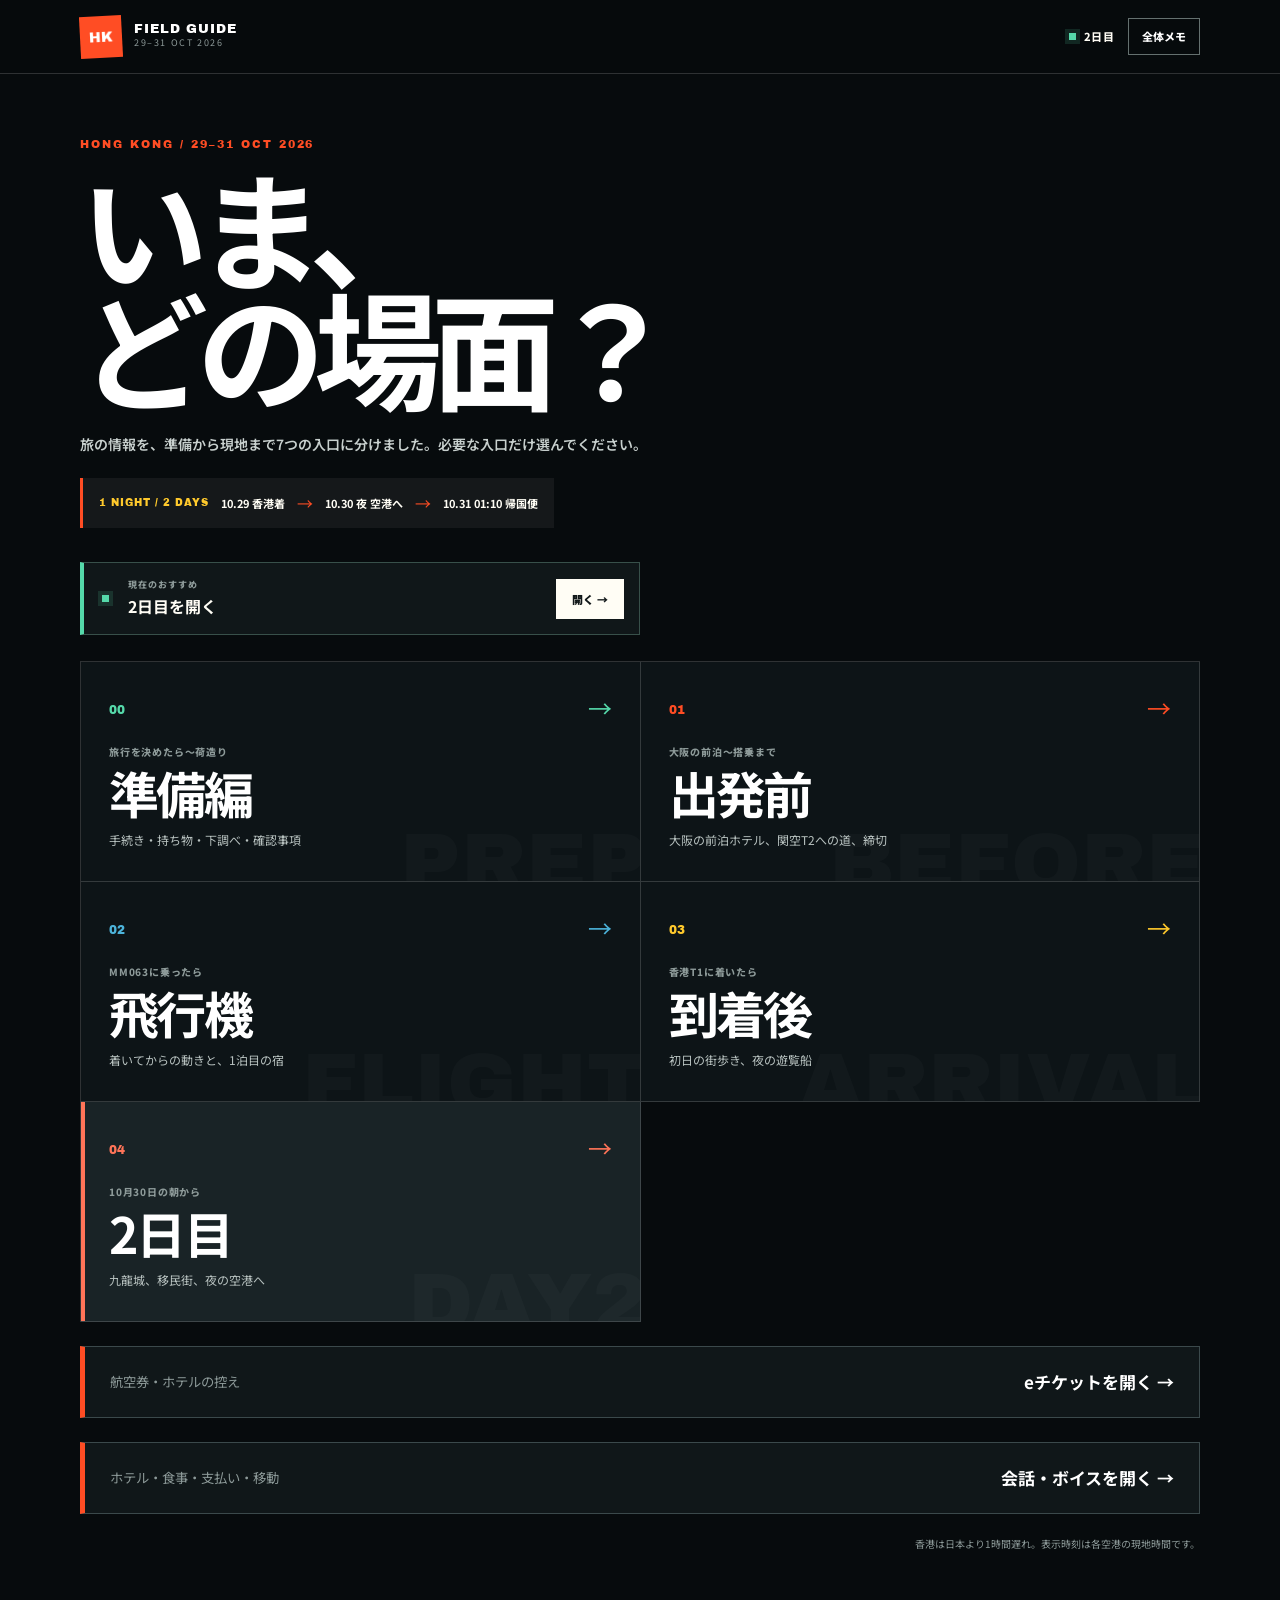
<file: hongkong/index.html>
<!doctype html>
<html lang="ja">
<head>
  <meta charset="utf-8">
  <meta name="viewport" content="width=device-width,initial-scale=1,viewport-fit=cover">
  <meta name="theme-color" content="#070b0d">
  <meta name="description" content="香港の貧乏旅行を、その時に必要な情報だけで案内する旅のしおり。">
  <title>香港 FIELD GUIDE｜いま必要な旅の案内</title>
  <link rel="manifest" href="manifest.webmanifest?v=3">
  <link rel="stylesheet" href="style.css?v=14">
</head>
<body>
  <a class="skip" href="#main">本文へ</a>
  <header class="topbar">
    <button class="brand" type="button" data-go-home aria-label="入口へ戻る"><span class="brand-mark">HK</span><span><b>FIELD GUIDE</b><small>29–31 OCT 2026</small></span></button>
    <div class="top-actions"><span class="trip-chip"><i></i><span id="trip-status">出発前</span></span><button class="icon-button" id="open-drawer" type="button">全体メモ</button></div>
  </header>
  <main id="main">
    <section class="home-view" id="home-view" aria-labelledby="home-title">
      <div class="home-copy"><p class="eyebrow">HONG KONG / 29–31 OCT 2026</p><h1 id="home-title">いま、<br>どの場面？</h1><p>旅の情報を、準備から現地まで7つの入口に分けました。必要な入口だけ選んでください。</p><div class="trip-proof"><span>1 NIGHT / 2 DAYS</span><b>10.29 香港着</b><i>→</i><b>10.30 夜 空港へ</b><i>→</i><b>10.31 01:10 帰国便</b></div></div>
      <div class="current-guide" id="current-guide" role="status"><span class="pulse"></span><div><small>現在のおすすめ</small><b id="current-label">出発前を開く</b></div><button type="button" id="open-current">開く →</button></div>
      <div class="entrance-grid" aria-label="旅の場面を選ぶ"><button class="entrance entrance-prep" type="button" data-open-stage="prep"><span class="entrance-no">00</span><span class="entrance-time">旅行を決めたら〜荷造り</span><strong>準備編</strong><span>手続き・持ち物・下調べ・確認事項</span><i>→</i></button>
        <button class="entrance entrance-before" type="button" data-open-stage="before"><span class="entrance-no">01</span><span class="entrance-time">大阪の前泊〜搭乗まで</span><strong>出発前</strong><span>大阪の前泊ホテル、関空T2への道、締切</span><i>→</i></button>
        <button class="entrance entrance-flight" type="button" data-open-stage="flight"><span class="entrance-no">02</span><span class="entrance-time">MM063に乗ったら</span><strong>飛行機</strong><span>着いてからの動きと、1泊目の宿</span><i>→</i></button>
        <button class="entrance entrance-arrival" type="button" data-open-stage="arrival"><span class="entrance-no">03</span><span class="entrance-time">香港T1に着いたら</span><strong>到着後</strong><span>初日の街歩き、夜の遊覧船</span><i>→</i></button>
        <button class="entrance entrance-day2" type="button" data-open-stage="day2"><span class="entrance-no">04</span><span class="entrance-time">10月30日の朝から</span><strong>2日目</strong><span>九龍城、移民街、夜の空港へ</span><i>→</i></button>
      </div>
      <button class="next-stage" type="button" data-open-stage="tickets"><small>航空券・ホテルの控え</small><strong>eチケットを開く →</strong></button>
      <button class="next-stage" type="button" data-open-stage="phrases"><small>ホテル・食事・支払い・移動</small><strong>会話・ボイスを開く →</strong></button><p class="home-note">香港は日本より1時間遅れ。表示時刻は各空港の現地時間です。</p>
    </section>

<section class="stage-view" id="stage-prep" data-stage="prep" hidden aria-labelledby="prep-title">
<header class="stage-hero"><button class="back" type="button" data-go-home>← 入口</button><p class="eyebrow">00 / PREPARATION</p><h1 id="prep-title" tabindex="-1">準備編</h1><p>旅行前に済ませること、持っていくもの、調べることをここで確認。</p></header>
<section class="prep-summary" aria-label="準備の進み具合"><div><span>準備チェック</span><strong id="prep-count" aria-live="polite">0 / 33 完了</strong></div><progress id="prep-progress" max="33" value="0" aria-label="準備の完了数"></progress><p id="prep-save-status">チェックはこの端末・ブラウザーに保存されます。</p></section>
<section class="content-block"><div class="block-heading"><span>CHECK / BOOKING</span><h2>手続き・予約</h2></div><div class="checklist" data-checklist="prep-booking"><label><input type="checkbox" value="prep-booking-passport"><span>パスポートの原本・有効期限と、香港の入境条件を確認する</span></label><label><input type="checkbox" value="prep-booking-tickets"><span>往路10/29 MM063、復路10/31 01:10 GK028の控えを端末に保存する</span></label><label><input type="checkbox" value="prep-booking-osaka"><span>大阪前泊：PLAZA IN KANKU HOTELの10/28泊の予約内容・到着時間を確認する</span></label><label><input type="checkbox" value="prep-booking-hongkong"><span>確定した威利来ホテル 香港の予約完了を確認し、英語住所・控えを保存する</span></label><label><input type="checkbox" value="prep-booking-transport"><span>10/29早朝に関空T2へ着く移動手段を決める</span></label><label><input type="checkbox" value="prep-booking-data"><span>スマホの海外通信方法を決め、設定手順を保存する</span></label><label><input type="checkbox" value="prep-booking-money"><span>現金・カードの使い分けを決め、大阪前泊代を含めて予算を確認する</span></label><label><input type="checkbox" value="prep-booking-insurance"><span>海外旅行保険・カード付帯保険の適用条件と連絡先を確認する</span></label></div></section>
<section class="content-block"><div class="block-heading"><span>CHECK / PACKING</span><h2>持ち物</h2></div><div class="checklist" data-checklist="prep-packing"><label><input type="checkbox" value="prep-packing-document"><span>パスポート原本、往復航空券とホテル予約の控え</span></label><label><input type="checkbox" value="prep-packing-wallet"><span>財布、支払い用カード、必要な現金</span></label><label><input type="checkbox" value="prep-packing-phone"><span>スマートフォン、充電器、充電ケーブル</span></label><label><input type="checkbox" value="prep-packing-adapter"><span>香港で使う変換プラグと、充電器の対応電圧を確認する</span></label><label><input type="checkbox" value="prep-packing-battery"><span>モバイルバッテリー：両航空会社の容量・個数・持込条件を確認する</span></label><label><input type="checkbox" value="prep-packing-clothes"><span>着替え、下着、靴下、歩きやすい靴</span></label><label><input type="checkbox" value="prep-packing-layer"><span>冷房・天候に合わせる薄手の上着、雨具</span></label><label><input type="checkbox" value="prep-packing-wash"><span>歯ブラシ、洗面用品、液体類を入れる透明袋</span></label><label><input type="checkbox" value="prep-packing-medicine"><span>普段使う薬と必要な説明書類を用意し、持込可否を確認する</span></label><label><input type="checkbox" value="prep-packing-bag"><span>街歩き用の小さなバッグ、ティッシュ、ハンカチ</span></label><label><input type="checkbox" value="prep-packing-weight"><span>すべて詰めた後に手荷物の重量・寸法を測り、両便の条件と照合する</span></label></div></section>
<section class="content-block"><div class="block-heading"><span>CHECK / RESEARCH</span><h2>下調べ</h2></div><div class="checklist" data-checklist="prep-research"><label><input type="checkbox" value="prep-research-airport"><span>関空駅からT2への地図・動画を見て、バス乗り場を確認する</span></label><label><input type="checkbox" value="prep-research-return"><span>帰国便は10/31未明。10/30夜に香港T1へ向かうと確認する</span></label><label><input type="checkbox" value="prep-research-route"><span>香港空港から宿までの降車停留所・道順を保存する</span></label><label><input type="checkbox" value="prep-research-hours"><span>美荷樓・九龍寨城公園の開館日、展示時間・整理券の案内を確認する</span></label><label><input type="checkbox" value="prep-research-history"><span>九龍城の歴史、公営住宅、深水埗の修理・中古品文化を予習する</span></label><label><input type="checkbox" value="prep-research-culture"><span>重慶大廈の移民文化と、撮影・立ち入りの配慮を確認する</span></label><label><input type="checkbox" value="prep-research-weather"><span>出発直前の香港の天気と交通情報を確認する</span></label><label><input type="checkbox" value="prep-research-offline"><span>宿・空港・観光先の住所、地図、連絡先を電波なしでも見られるよう保存する</span></label></div></section>
<section class="content-block"><div class="block-heading"><span>CHECK / QUESTIONS</span><h2>宿・航空会社への確認事項</h2></div><div class="checklist" data-checklist="prep-questions"><label><input type="checkbox" value="prep-questions-early"><span>大阪の宿：早朝の退館方法と、T2へのタクシー手配は可能？</span></label><label><input type="checkbox" value="prep-questions-late"><span>大阪の宿：到着が遅れる場合のチェックイン手順は？</span></label><label><input type="checkbox" value="prep-questions-luggage"><span>香港の宿：到着時と10/30チェックアウト後に荷物を預けられる？</span></label><label><input type="checkbox" value="prep-questions-pickup"><span>香港の宿：10/30夕方の荷物回収は何時まで可能？</span></label><label><input type="checkbox" value="prep-questions-fees"><span>香港の宿：追加料金・保証金・支払方法・チェックイン期限は？</span></label><label><input type="checkbox" value="prep-questions-flight"><span>航空会社：予約した運賃の荷物枠、当日のターミナル・手続締切は？</span></label></div></section>
<section class="content-block"><div class="block-heading"><span>REFERENCES</span><h2>調べるときの入口</h2></div><div class="button-row"><button class="button primary" type="button" data-open-stage="before">関空T2・大阪前泊を見る →</button><button class="button" type="button" data-open-stage="flight">香港のホテル候補を見る →</button><a class="button" href="https://www.immd.gov.hk/eng/services/visas/visit-transit/visit-visa-entry-permit.html" target="_blank" rel="noopener">香港の入境条件 ↗</a><a class="button" href="https://www.flypeach.com/" target="_blank" rel="noopener">Peach公式 ↗</a><a class="button" href="https://www.jetstar.com/jp/ja/home" target="_blank" rel="noopener">Jetstar公式 ↗</a></div><p class="fineprint">チェックは自分で準備・確認した記録です。予約の完了や条件を自動確認するものではありません。</p></section>
<button class="next-stage" type="button" data-open-stage="before"><small>準備ができたら</small><strong>出発前の案内へ →</strong></button></section>
    <section class="stage-view" id="stage-before" data-stage="before" hidden aria-labelledby="before-title">
      <header class="stage-hero"><button class="back" type="button" data-go-home>← 入口</button><p class="eyebrow">01 / BEFORE DEPARTURE</p><h1 id="before-title">出発前</h1><p>関空T2へ迷わず着き、07:15より前に手続きを終える。</p></header>
      <article class="action-card urgent"><span>次にすること</span><h2>関空 第2ターミナルに<br><b>05:45〜06:00</b> 到着</h2><div class="deadline"><small>Peach MM063 手続締切</small><strong>07:15</strong></div></article>
      <section class="content-block" aria-labelledby="osaka-hotel-title">
        <div class="block-heading"><span>OSAKA STAY / 10.28 → 10.29</span><h2 id="osaka-hotel-title">大阪の前泊ホテル</h2></div>
        <p class="lead"><strong>PLAZA IN KANKU HOTEL</strong></p>
        <dl class="fact-list"><div><dt>宿泊予定</dt><dd>10月28日（水）→ 10月29日（木）朝<br>10/29の出発便に合わせた前泊</dd></div><div><dt>住所</dt><dd>〒598-0045 大阪府泉佐野市松原2丁目5−73</dd></div><div><dt>アクセス</dt><dd>りんくうタウン駅から徒歩10分（公式案内）</dd></div><div><dt>チェックイン</dt><dd>15:00から／1階タブレットで手続き</dd></div><div><dt>翌朝</dt><dd>早朝にチェックアウト → 関空T2へ<br>05:45〜06:00にT2到着を目標</dd></div></dl>
        <div class="button-row"><a class="button primary" href="https://www.google.com/maps/search/?api=1&amp;query=PLAZA%20IN%20KANKU%20HOTEL%20大阪府泉佐野市松原2丁目5-73" target="_blank" rel="noopener">ホテルの地図 ↗</a><a class="button" href="https://www.kankuhotel.com/" target="_blank" rel="noopener">ホテル公式 ↗</a><a class="button" href="tel:0724936810">電話 072-493-6810</a></div>
        <p>翌朝はホテル → りんくうタウン駅 → 関西空港駅 → エアロプラザ1階の無料連絡バス → T2国際線。前夜に始発と乗り継ぎを確認し、目標時刻に間に合わない場合はT2行きのタクシーを手配。</p>
        <p class="fineprint">ホテル名は指定の前泊先として記載。宿泊日程は出発日に合わせた予定です。予約内容・宿泊料金・早朝の移動手段は未確認。ホテルの送迎がある前提にはしていません。施設情報：<a href="https://www.kankuhotel.com/?page_id=8076" target="_blank" rel="noopener">公式利用案内</a>／<a href="https://www.kankuhotel.com/?page_id=7928" target="_blank" rel="noopener">公式アクセス</a>（2026/10/26確認）。</p>
      </section>
      <section class="content-block">
        <div class="block-heading"><span>ROUTE</span><h2>関西空港駅 → T2国際線</h2></div>
        <ol class="route-steps"><li><b>関西空港駅 改札</b><p>T1とは反対側、「エアロプラザ」方面へ。</p></li><li><b>エアロプラザ 1階</b><p>無料連絡バスのりばへ。駅から乗り場までの歩行時間も確保。</p></li><li><b>無料バス 7〜9分</b><p>待ち時間込みで、駅からT2まで30分を見込む。</p></li><li><b>T2国際線 1階</b><p>Peach手続 → 保安検査 → 出国 → 搭乗口。搭乗口は07:35到着を目標。</p></li></ol>
        <div class="button-row"><a class="button primary" href="https://www.kansai-airport.or.jp/access/t2" target="_blank" rel="noopener">公式の乗り場地図 ↗</a><a class="button" href="https://www.youtube.com/watch?v=M9F80eVWQ8M" target="_blank" rel="noopener">駅からの案内動画 ↗</a><a class="button" href="https://www.youtube.com/watch?v=__25R5z-aBc" target="_blank" rel="noopener">T2内部の動画 ↗</a></div><p class="fineprint">動画は経路の予習用です。当日は空港の標識と公式案内を優先。</p>
      </section>
      <section class="content-block"><div class="block-heading"><span>CHECK</span><h2>出発直前の最終確認</h2></div><div class="checklist" data-checklist="before"><label><input type="checkbox" value="return"><span>10/31 01:10香港T1発・GK028の控えを保存</span></label><label><input type="checkbox" value="access"><span>PLAZA IN KANKU HOTELから関空T2への早朝移動を確認</span></label><label><input type="checkbox" value="passport"><span>旅券・航空券・宿の英語住所をオフライン保存</span></label><label><input type="checkbox" value="weight"><span>手荷物を実測し、合計7kg以内にする</span></label><label><input type="checkbox" value="vape"><span>電子・加熱式たばこを持たない</span></label><label><input type="checkbox" value="sim"><span>eSIM、Gタイプ変換プラグ、充電器を用意</span></label></div></section>
      <section class="split-cards"><article class="mini-card flight-mini"><span>OUTBOUND</span><h3>Peach MM063</h3><div><b>08:05</b><i>関空 T2</i><em>→</em><b>11:45</b><i>香港 T1</i></div><a href="https://www.flypeach.com/en/lm/ai/airports/airportguide_international/kix" target="_blank" rel="noopener">Peach公式 ↗</a></article><article class="mini-card warning"><span>持込注意</span><h3>7kg・2個以内</h3><p>両便に合わせ、主荷物は50×36×23cm以内を目安に。液体は100ml以下の容器で1L透明袋へ。</p></article></section>
      <button class="next-stage" type="button" data-open-stage="flight"><small>搭乗したら</small><strong>飛行機の案内へ →</strong></button>
    </section>

    <section class="stage-view" id="stage-flight" data-stage="flight" hidden aria-labelledby="flight-title">
      <header class="stage-hero"><button class="back" type="button" data-go-home>← 入口</button><p class="eyebrow">02 / ON THE PLANE</p><h1 id="flight-title">飛行機</h1><p>着陸前に、最初の目的地とホテルをすぐ出せる状態に。</p></header>
      <article class="action-card sky"><span>次にすること</span><h2>確定したホテルの<br><b>英語住所を保存</b></h2><div class="deadline"><small>香港T1 到着予定</small><strong>11:45</strong></div></article>
      <section class="content-block"><div class="block-heading"><span>STAY / CONFIRMED</span><h2>香港の宿泊先は確定</h2></div><p class="lead">威利来ホテル 香港（Rai Lei Hostel／香港威利萊賓館）に変更。10/29チェックイン・10/30チェックアウトの1泊です。</p><div class="selected-hotel" id="selected-hotel" aria-live="polite"></div><dl class="fact-list"><div><dt>宿泊日</dt><dd>2026年10月29日（木）→10月30日（金）／1泊</dd></div><div><dt>チェックイン</dt><dd>15:00以降（香港時間）</dd></div><div><dt>チェックアウト</dt><dd>10/30 12:00まで（香港時間）</dd></div><div><dt>客室</dt><dd>デラックス ツインルーム／大人2名・1室<br>シングルベッド2組・食事なし<br>客室Wi-Fi・エアコン無料、ヘアドライヤー（送付画面の表示）</dd></div><div><dt>キャリーケース</dt><dd>施設掲載情報では荷物預かりあり。料金・利用時間は未確認。10/29のチェックイン前と、10/30のチェックアウト後〜18:30頃の利用可否を宿へ確認。</dd></div><div><dt>提示料金</dt><dd>新しい予約の料金・支払条件は送付画像に表示なし。前のホテルの7,954円は適用しません。</dd></div></dl><p class="fineprint">宿泊先はユーザー指定・送付された予約管理画面に基づいて更新。新しい予約画面はeチケットの香港ホテル欄に保管。施設の棟・階・受付場所は予約詳細を優先。予約番号・確認キーは掲載していません。</p><button class="button primary" type="button" data-open-stage="tickets">ホテルの予約控えを開く・追加 →</button></section>
<section class="content-block"><div class="block-heading"><span>LUGGAGE</span><h2>キャリーケースの置き場所</h2></div><p>第一案は威利来ホテル 香港の荷物預かり。荷物預かりの掲載はありますが、チェックイン前・チェックアウト後に利用できるか、料金・回収期限は宿へ個別確認が必要です。</p><p><b>10/29：</b>14:00頃に預ける → 手ぶらで観光 → 15:00にチェックイン。<br><b>10/30：</b>朝のチェックアウト時に預ける → 18:30頃に回収 → 夕食・空港へ。</p><p>預けるのはキャリーだけ。パスポート・財布・スマホ・薬は手元へ。預かり証か荷物の写真を残してください。</p><p>宿に確認する文：<br><span lang="en">Can I leave my suitcase before check-in on October 29, and after check-out on October 30 until around 6:30 pm? Is it free of charge?</span></p><p class="fineprint">宿が預かれない場合は、15:00までの遠出を省略。翌日の預かりが不可なら、有料の荷物預かり先を確保してから観光へ。<a href="https://hk.trip.com/hotels/hong-kong-hotel-detail-1912720/rai-lei-hotel/" target="_blank" rel="noopener">荷物預かりの施設掲載情報 ↗</a>（2026/10/28確認）</p></section>      <section class="content-block"><div class="block-heading"><span>LANDING</span><h2>着いてからの4手</h2></div><ol class="compact-steps"><li><b>入境・税関</b><span>30〜90分を見込む。滞在許可票は帰国まで保管。</span></li><li><b>通信</b><span>機内を出たらeSIMを有効化。空港Wi‑Fiも確認。</span></li><li><b>交通</b><span>Ground Transportation Centreへ。節約ならA21バス。</span></li><li><b>宿へ</b><span>15:00から入室。早着時の荷物預かりを確認し、不可なら旺角で休憩。</span></li></ol></section>
      <article class="question-card"><span>この旅で見る問い</span><p>高い家賃と狭い土地のなかで、生活と小さな商いはどう続いているか。</p></article>
      <button class="next-stage" type="button" data-open-stage="arrival"><small>香港に着いたら</small><strong>到着後の案内へ →</strong></button>
    </section>

    <section class="stage-view" id="stage-arrival" data-stage="arrival" hidden aria-labelledby="arrival-title">
      <header class="stage-hero"><button class="back" type="button" data-go-home>← 入口</button><p class="eyebrow">03 / ARRIVAL &amp; DAY 1</p><h1 id="arrival-title">到着後</h1><p>空港から九龍へ。旺角の威利来ホテル 香港が拠点。午後は深水埗、夕方は廟街、夜は中環から21:20発の遊覧船へ。</p></header><section class="content-block"><div class="block-heading"><span>NEARBY / MONG KOK</span><h2>荷物を置いて、ホテル周辺を歩く</h2></div><p>女人街・スニーカー街は徒歩約5〜10分圏、金魚街まで延ばす街ぶらマップ。まずは60〜90分、無料の散策を楽しもう。</p><a class="button primary" href="./nearby.html">ホテル周辺マップを開く →</a></section>
      <article class="action-card amber"><span>次にすること</span><h2>「公共バス」の標識へ<br><b>A21で九龍</b></h2><div class="deadline"><small>公式掲載運賃</small><strong>HK$34.6</strong></div><a href="https://mobile.citybus.com.hk/nwp3/?ds=A21--Hung_Hom_Station&amp;f=1&amp;l=0" target="_blank" rel="noopener">停留所と運行情報 ↗</a></article>
      <section class="content-block"><div class="block-heading"><span>TODAY</span><h2>10月29日・初日の順番</h2></div><div class="day-timeline"><article><time>11:45</time><div><b>香港T1 到着</b><p>入境 → 税関 → 通信。A21で60〜90分＋渋滞の余裕。</p></div></article><article><time>14:00</time><div><b>旺角の宿へ・昼食</b><p>威利来ホテル 香港（旺角駅近く）へ。15:00前に着いた場合は荷物預かりを相談。利用条件は未確認なので、預けられなければ旺角で昼食・休憩。</p><button class="text-button" type="button" data-open-stage="flight">確定した宿を見る →</button></div></article><article><time>15:00</time><div><b>威利来ホテル 香港でチェックイン</b><p>彌敦道648–652號・皇上皇大廈4樓A室が施設掲載住所。予約詳細の受付案内を確認し、キャリーを置いて充電・休憩。</p></div></article><article><time>16:00</time><div><b>深水埗 → 美荷樓</b><p>旺角からMTRで深水埗へ。中古部品・修理の商い、住宅の歴史を歩く。展示の最終入場に間に合わない場合は街歩き中心に。到着が遅れたら省略。</p><a href="https://www.google.com/maps/search/?api=1&amp;query=Heritage%20of%20Mei%20Ho%20House%20Hong%20Kong" target="_blank" rel="noopener">地図を開く ↗</a></div></article><article><time>18:00</time><div><b>廟街を散策・夕食</b><p>夜の露店・食堂を見て、早めの夕食。船が21:20発になったため廟街は乗船前へ移動。散策は無料、飲食・買物は別料金。遅れた場合は廟街を短縮。</p><a href="https://www.google.com/maps/search/?api=1&amp;query=Temple%20Street%20Night%20Market%20Hong%20Kong" target="_blank" rel="noopener">廟街の地図 ↗</a></div></article><article><time>19:00</time><div><b>尖沙咀の海沿いへ</b><p>夕食を終え、香港文化中心・時計台周辺へ。19:30頃到着を目標にして夜景を楽しむ。</p></div></article><article><time>20:00</time><div><b>海沿いでシンフォニー・オブ・ライツ</b><p>香港文化中心前の海沿いで鑑賞する予定。21:20発の船は20:00のショーとは別時間です。商品名の「レーザーショー」が何を指すかは販売元へ確認。開催状況は当日の案内を優先。</p><a href="https://www.discoverhongkong.com/jp/place-to-go/travel.guide-a-symphony-of-lights.html" target="_blank" rel="noopener">ショーの開催案内 ↗</a></div></article><article><time>20:10頃</time><div><b>中環フェリーピア9号へ移動</b><p>鑑賞後すぐ尖沙咀駅へ。MTR荃灣線の中環行きで、尖沙咀 → 金鐘 → 中環（乗換なし）。中環駅から徒歩で9号埠頭・5番バースへ。21:00頃の到着を目標とし、購入後のチケットにある集合時刻を優先。間に合わない集合指定ならショーを省略して先に移動。</p></div></article><article><time>21:00目標</time><div><b>9号埠頭・5番バースで乗船受付</b><p>eチケットに追加したバウチャー原本と、Trip.comの予約詳細を準備。9号埠頭の端・5番バースで「Dreamer」の係員へ提示して受付。中環の集合締切は小さい画像では明確に読めないため21:00到着を目標にする。</p><a href="https://www.google.com/maps/search/?api=1&amp;query=Central%20Pier%209%20Hong%20Kong" target="_blank" rel="noopener">中環9号埠頭の地図 ↗</a></div></article><article><time>21:20</time><div><b>ドリーマークルーズ 出航</b><p>10/29（木）ナイトライト＆レーザーショークルーズ。ビクトリア・ハーバーをヨットで遊覧。中環フェリーピア9号埠頭・5番バース発。所要時間と下船場所は画像に記載がないため、購入後の予約詳細で確認。</p></div></article><article><time>下船後</time><div><b>旺角の威利来ホテル 香港へ</b><p>下船場所から旺角のホテルへ戻る。帰着時刻は航程確定後に調整。10/29の夜は空港へ向かわず宿泊し、翌10/30の夜に空港へ向かう。</p></div></article></div></section>
      <section class="content-block"><div class="block-heading"><span>CRUISE / 10.29 / 乗船バウチャー受領済み</span><h2>ドリーマークルーズ 21:20発</h2></div><dl class="fact-list"><div><dt>商品</dt><dd>ビクトリア・ハーバー「ドリーマークルーズ」号ラグジュアリーヨット観光クルーズチケット</dd></div><div><dt>日時・プラン</dt><dd>2026年10月29日（木）21:20発<br>ナイトライト＆レーザーショークルーズ</dd></div><div><dt>乗船場所</dt><dd>セントラル・フェリーピア9号埠頭・5番バース</dd></div><div><dt>画像の人数・金額</dt><dd>大人1名（13〜64歳）／1,776円<br>ホテルは大人2名ですが、この画面のクルーズは1名分です。</dd></div><div><dt>表示条件</dt><dd>予約後すぐに有効／払い戻し不可／チケットの引き換え不要</dd></div><div><dt>確認すること</dt><dd>乗船バウチャーはeチケット欄に追加済み。鮮明な元データ、集合締切、航程・下船場所はTrip.comの予約詳細で確認。</dd></div></dl><p class="lead">21:20発の船では20:00のシンフォニー・オブ・ライツを船上鑑賞できません。ショーは先に海沿いで見て、船では夜景を楽しむ流れです。</p><p class="fineprint">日時・金額・プランは送付画像から転記。金額は選択時の表示で、確定請求額は購入後の予約詳細を優先。帰国便は10/31（土）01:10香港T1発・GK028。10/30（金）20:00市内出発・22:00香港T1到着目標は変更しません。</p></section><section class="content-block"><div class="block-heading"><span>WALK / CENTRAL PIER 9</span><h2>初日夜・遊覧船への道順</h2></div><ol class="route-steps"><li><b>20:10頃 海沿いから尖沙咀駅へ</b><p>ショー鑑賞後、すぐに移動。時間が押したら鑑賞を短縮して乗船受付を優先。</p></li><li><b>荃灣線「中環」行きに乗る</b><p>尖沙咀 → 金鐘 → 中環。乗換は不要です。</p></li><li><b>中環駅A出口 → 海沿いのフェリー埠頭へ</b><p>「Central Ferry Piers／中環碼頭」の表示をたどり、歩道橋経由で海側へ。駅からの徒歩には20〜25分の余裕を見込む計画です。</p></li><li><b>9号埠頭に入って「5番バース」を探す</b><p>目的地は9号埠頭です。「5番」は9号埠頭内の乗船位置で、5号埠頭ではありません。原本の写真と照合し、桟橋の端で「Dreamer」の係員にバウチャーを提示。</p></li><li><b>21:00到着目標 → 21:20出航</b><p>予約詳細の集合締切がこれより早ければ、その指定を優先。船の下船場所・帰着時刻は元の予約詳細で確認。</p></li></ol><div class="button-row"><a class="button primary" href="https://www.google.com/maps/dir/?api=1&amp;origin=Central%20Station%20Exit%20A%20Hong%20Kong&amp;destination=Central%20Pier%209%20Hong%20Kong&amp;travelmode=walking" target="_blank" rel="noopener">中環駅から徒歩ルート ↗</a><a class="button" href="https://www.mtr.com.hk/archive/en/services/maps/cen.pdf" target="_blank" rel="noopener">MTR公式・中環駅周辺図 ↗</a><button class="button" type="button" data-open-stage="tickets">乗船原本・日本語訳を開く →</button></div><p class="fineprint">原本の中環乗船写真とMTR公式周辺図を参照。徒歩時間は余裕を取った計画上の目安です。</p></section><section class="spot-strip" aria-label="初日の観光スポット"><article><span>01 / 無料</span><h3>鴨寮街</h3><p>中古電子部品、修理店、露店。観光地ではない商いの速度を見る。</p><b>見る問い</b><small>「直して使う」はどう商売になるか。</small></article><article><span>02 / 無料展示</span><h3>美荷樓</h3><p>1953年の大火後につくられた再定住住宅。生活空間と住宅政策を読む。</p><b>見る問い</b><small>住宅不足は暮らしの形をどう変えたか。</small></article><article><span>03 / 散策無料</span><h3>廟街</h3><p>信仰、食堂、占い、露店が同じ通りに重なる夜の街。</p><b>見る問い</b><small>夜の公共空間は誰がつくっているか。</small></article></section>
      <article class="ethics"><b>街に入るとき</b><p>住民の生活を見世物にしない。住宅の共用部や閉鎖区画には入らず、人物・店内・宗教行為は撮影前に許可を取る。</p></article>
      <button class="next-stage" type="button" data-open-stage="day2"><small>翌朝になったら</small><strong>2日目の案内へ →</strong></button>
    </section>

    <section class="stage-view" id="stage-day2" data-stage="day2" hidden aria-labelledby="day2-title">
      <header class="stage-hero"><button class="back" type="button" data-go-home>← 入口</button><p class="eyebrow">04 / DAY 2 &amp; RETURN</p><h1 id="day2-title">2日目</h1><p>消えた九龍城、移民の商い、港。その夜のうちに空港へ。</p></header>
      <article class="action-card red"><span>朝いちの目的</span><h2>九龍寨城公園<br><b>08:45 整理券</b></h2><div class="deadline"><small>映画セット展示</small><strong>無料</strong></div><a href="https://www.lcsd.gov.hk/en/parks/kwcp/opening.html" target="_blank" rel="noopener">公園・展示の公式情報 ↗</a></article>
      <section class="content-block"><div class="block-heading"><span>TODAY</span><h2>10月30日・帰国まで</h2></div><div class="day-timeline dense"><article><time>08:00</time><div><b>朝食・チェックアウト</b><p>12:00までに退室。08:00頃にチェックアウトする計画。18:30頃まで荷物を預けられるか前夜に確認。映画展示を優先するなら08:45の整理券配布へ。</p></div></article><article><time>09:00</time><div><b>九龍寨城公園</b><p>南門遺構と旧衙門。映画の「無法地帯」と実際の生活を分けて考える。</p><a href="https://www.google.com/maps/search/?api=1&amp;query=Kowloon%20Walled%20City%20Park%20Hong%20Kong" target="_blank" rel="noopener">地図 ↗</a></div></article><article><time>14:00</time><div><b>重慶大廈の地上階</b><p>多国籍の食堂と小さな商い。住居・宿泊フロアは探検しない。</p><a href="https://www.google.com/maps/search/?api=1&amp;query=Chungking%20Mansions%20Hong%20Kong" target="_blank" rel="noopener">地図 ↗</a></div></article><article><time>16:00</time><div><b>尖沙咀の海沿い</b><p>港と金融都市を、午前に歩いた生活圏とつなげて見る。座って休憩。</p><a href="https://www.google.com/maps/search/?api=1&amp;query=Tsim%20Sha%20Tsui%20Promenade%20Hong%20Kong" target="_blank" rel="noopener">地図 ↗</a></div></article><article><time>18:30</time><div><b>夕食・荷物回収・充電</b><p>旅券、飲み物、手荷物7kgを確認。宿に戻らなくてよい状態へ。</p></div></article><article class="critical"><time>20:00</time><div><b>九龍を出て香港T1へ</b><p>22:00までに空港着。バスは90〜120分＋待ち時間。渋滞時は鉄道へ。</p></div></article></div></section>
      <article class="return-card"><p><span class="verified">TICKET VERIFIED</span> RETURN / GK028</p><h2>10月30日の夜に空港へ</h2><div class="flight-route"><span>HKG <b>香港 T1</b></span><i>→</i><span>NRT <b>成田 T3</b></span></div><div class="return-times"><span><b>22:00</b><small>10/30 香港T1 到着目標</small></span><i>→</i><span><b>00:10</b><small>10/31 手続締切</small></span><i>→</i><span><b>01:10</b><small>10/31 GK028 出発</small></span></div><strong>空港へ向かうのは「10月30日の夜」。10月31日の夜ではありません。</strong><a href="https://www.hongkongairport.com/en/passenger-guide/departures/" target="_blank" rel="noopener">香港空港の出発手順 ↗</a></article>
    </section>
    <section class="stage-view" id="stage-tickets" data-stage="tickets" hidden aria-labelledby="tickets-title">
<header class="stage-hero"><button class="back" type="button" data-go-home>← 入口</button><p class="eyebrow">05 / TICKET WALLET</p><h1 id="tickets-title" tabindex="-1">eチケット</h1><p>航空券・ホテル・遊覧船の控えを、必要なときにすぐ表示。</p></header>
<article class="ticket-notice"><b>この画像は予約控えです。搭乗券は空港で受け取ります。</b><p>往路は予約番号とパスポートでPeachの搭乗手続きへ。復路の香港発GK028は空港カウンターで手続きしてください。画像だけで保安検査や搭乗口を通過することはできません。</p><a href="https://www.flypeach.com/lm/ai/airports/how_to_checkin_int" target="_blank" rel="noopener">Peachの案内 ↗</a>　<a href="https://www.jetstar.com/au/en/help/can-i-check-in-online" target="_blank" rel="noopener">Jetstarの案内 ↗</a><p class="fineprint">2026/10/27公式案内確認。事前印刷の代わりに控えを画面表示できますが、空港で発行された搭乗券は必ず受け取ってください。</p></article>
<section class="content-block" id="ticket-unlock"><div class="block-heading"><span>PRIVATE</span><h2>送付済みの控えを取り込む</h2></div><p>チャットで受け取った解除コードを入力してください。航空券2枚・香港ホテルの予約画面・遊覧船のバウチャー原本をこの端末に保存します。以前取り込んだ端末も、同じ解除コードで遊覧船を追加できます。コードを知らない人には予約番号や氏名は表示されません。</p><form id="unlock-form"><label for="ticket-code">解除コード</label><div class="unlock-row"><input id="ticket-code" type="password" autocomplete="off" autocapitalize="none" spellcheck="false" required><button class="button primary" type="submit">送付済みの原本4件を取り込む</button></div></form></section>
<p id="wallet-status" class="wallet-status" role="status" aria-live="polite">保存状態を確認中…</p>
<section class="content-block"><div class="block-heading"><span>FLIGHTS</span><h2>航空券</h2></div>
<article class="ticket-slot"><span class="ticket-label">往路搭乗用</span><h3>Peach MM063</h3><p class="ticket-route">10/29 08:05 関空T2 → 11:45 香港T1</p><p>手続締切 07:15（日本時間）／予約控えを提示</p><div id="ticket-outbound" class="ticket-files"></div><label class="button upload-button">画像・PDFを追加<input type="file" data-ticket-upload="outbound" accept="image/jpeg,image/png,image/webp,application/pdf" multiple></label><p class="fineprint">送付画像の原本には11/1の別便も記載されています。今回の帰国に使うのは下のGK028です。</p></article>
<article class="ticket-slot"><span class="ticket-label">復路搭乗用</span><h3>Jetstar Japan GK028</h3><p class="ticket-route">10/31 01:10 香港T1 → 06:20 成田T3</p><p><strong>10/30夜に空港へ。</strong>手続締切 10/31 00:10（香港時間）</p><div id="ticket-inbound" class="ticket-files"></div><label class="button upload-button">画像・PDFを追加<input type="file" data-ticket-upload="inbound" accept="image/jpeg,image/png,image/webp,application/pdf" multiple></label></article></section>
<section class="content-block"><div class="block-heading"><span>HOTELS</span><h2>ホテル</h2></div><article class="ticket-slot"><span class="ticket-label">大阪前泊 / 10.28</span><h3>PLAZA IN KANKU HOTEL</h3><div id="ticket-osaka" class="ticket-files"></div><label class="button upload-button">予約控えを追加<input type="file" data-ticket-upload="osaka" accept="image/jpeg,image/png,image/webp,application/pdf" multiple></label></article><article class="ticket-slot"><span class="ticket-label">香港 / 10.29</span><h3>威利来ホテル 香港／10/29〜10/30</h3><p>宿泊先確定。チェックイン15:00以降／チェックアウト12:00まで。大人2名・デラックスツイン。送付済みの予約管理画面を取り込みできます。</p><div id="ticket-hongkong" class="ticket-files"></div><label class="button upload-button">予約控えを追加<input type="file" data-ticket-upload="hongkong" accept="image/jpeg,image/png,image/webp,application/pdf" multiple></label></article></section>
<section class="content-block"><div class="block-heading"><span>CRUISE / 10.29</span><h2>遊覧船</h2></div><article class="ticket-slot"><span class="ticket-label">ドリーマークルーズ乗船用</span><h3>21:20発／中環9号埠頭・5番バース</h3><p>乗船バウチャー受領済み。解除コードで原本をこの端末に保存し、桟橋の係員へ提示してください。画像が小さいため、Trip.comの鮮明な元データも携帯してください。</p><div id="ticket-cruise" class="ticket-files"></div><label class="button upload-button">鮮明な原本・PDFを追加<input type="file" data-ticket-upload="cruise" accept="image/jpeg,image/png,image/webp,application/pdf" multiple></label><details open><summary>乗船案内の日本語訳</summary><p>送付されたバウチャーの判読できる英語部分を訳しています。原本には尖沙咀・中環・北角の3か所の案内があります。今回選んだ乗船場所は中環です。</p><dl class="fact-list"><div><dt>今回の乗船</dt><dd>10/29・21:20発／大人1名<br>中環公共埠頭9号（Central Public Pier No. 9）の5番バース（Position 5）。日時・選択場所は前の購入画面と合わせて記載。</dd></div><div><dt>受付・乗船</dt><dd>桟橋の端で「Dreamer」係員にバウチャーを提示し、受付・乗船をします。購入した券種と実年齢が一致しない場合、乗船を断られたり差額の支払いを求められたりすることがあります。</dd></div><div><dt>集合時間</dt><dd>原本の尖沙咀欄は15分前、北角欄は5〜10分前の到着を案内。中環の集合締切は画像から明確に判読できないため、余裕を取って21:00到着を目標にします。予約詳細の集合指定が優先です。</dd></div><div><dt>天候による運航</dt><dd>出発の1時間前に船の状況を確認してください。原文では黄色暴雨警報・台風シグナル1で通常運航、赤色暴雨警報・台風シグナル3以上・黒色暴雨警報で運休し、払い戻しまたは変更を申請できると案内されています。当日の運航通知を優先。</dd></div><div><dt>時間・変更</dt><dd>指定した日時・場所から乗船してください。途中の乗船場所変更は乗船できない場合があるため、変更はカスタマーサービスへ相談してください。</dd></div><div><dt>子ども・年齢</dt><dd>0〜3歳は無料。子どもには少なくとも大人1名の同伴が必要です。18歳未満は保護者の同意が必要です。</dd></div><div><dt>船内の注意</dt><dd>外部からの飲食物の持ち込みは禁止。動物は同伴できません。写真は参考用で、当日の手配内容が変わる場合があります。</dd></div><div><dt>予約情報・満席</dt><dd>予約情報は正確に入力してください。不正確な情報に伴う費用が発生する場合があります。満席の場合は払い戻しとなる旨が記載されています。</dd></div></dl><details><summary>別の乗船場所の案内（今回は使いません）</summary><p>尖沙咀：MTR尖沙咀駅L6出口から文化中心を抜け、時計台付近の桟橋へ。集合場所には15分前到着。北角：MTR北角駅A1出口から左へ進み、道路を渡って桟橋まで直進。桟橋の端でスタッフを待ち、5〜10分前到着。</p></details><p class="fineprint">原本は217×1536pxのため、緊急連絡先の数字、中国語の細字、動画URL、一部時刻は判読できません。推測で転記していません。所要時間・下船場所も未確認です。鮮明な元のバウチャー／Trip.comの予約詳細で確認し、乗船時は原本を提示してください。日本語訳は受付用のチケットではありません。</p></details></article></section><p class="wallet-status">追加ファイルはこの端末・ブラウザー内だけに保存され、サーバーへ送信されません。別端末には引き継がれません。出発前に原本を「ファイル」にも保存し、機内モードで開けるか確認してください。ブラウザーのデータ削除・容量整理で失われる場合があります。</p>
</section>
<section class="stage-view" id="stage-phrases" data-stage="phrases" hidden aria-labelledby="phrases-title"><header class="stage-hero"><button class="back" type="button" data-go-home>← 入口</button><p class="eyebrow">06 / SPEAK &amp; SHOW</p><h1 id="phrases-title" tabindex="-1">会話・ボイス</h1><p>押して話す。見せて伝える。香港でよく使う30フレーズ。</p></header><section class="content-block phrase-controls"><div class="block-heading"><span>START HERE</span><h2>今使うひと言を選ぶ</h2></div><p>「広東語」か「英語」を押すと読み上げます。「大きく見せる」で相手に画面を提示できます。</p><label for="phrase-search">日本語・現地語で探す</label><input id="phrase-search" type="search" placeholder="荷物、会計、トイレ…" autocomplete="off"><div class="phrase-filters" role="group" aria-label="会話の場面"><button type="button" data-phrase-category="all" aria-pressed="true">全部</button><button type="button" data-phrase-category="hotel" aria-pressed="false">ホテル</button><button type="button" data-phrase-category="food" aria-pressed="false">食事</button><button type="button" data-phrase-category="pay" aria-pressed="false">支払い</button><button type="button" data-phrase-category="travel" aria-pressed="false">移動</button><button type="button" data-phrase-category="cruise" aria-pressed="false">遊覧船</button><button type="button" data-phrase-category="help" aria-pressed="false">基本・困った</button></div><div class="button-row"><label><input id="phrase-slow" type="checkbox"> ゆっくり再生</label><button class="button" id="phrase-stop" type="button">■ 音声を止める</button></div><p id="phrase-audio-status" class="fineprint" role="status" aria-live="polite">端末の音声を確認中…</p><p class="fineprint">音声は端末の読み上げ機能を使います。広東語音声がない端末では英語をお使いください。音が出ない場合はメディア音量を確認。オフライン再生の可否は端末に入っている音声によります。読み方はJyutping（数字は声調）です。</p></section><p id="phrase-count" class="wallet-status" aria-live="polite"></p><div id="phrase-list" class="phrase-grid"></div><section class="content-block"><div class="block-heading"><span>LISTEN / COMMON REPLIES</span><h2>よく返ってくる言葉</h2></div><p>得（dak1）＝できます／唔得（m4 dak1）＝できません<br>有（jau5）＝あります／冇（mou5）＝ありません<br>淨係收現金（zing6 hai6 sau1 jin6 gam1）＝現金のみ<br>等陣（dang2 zan6）＝少し待って</p></section></section>
  </main>

  <nav class="stage-nav" id="stage-nav" aria-label="場面を切り替える" hidden><button type="button" data-open-stage="prep"><span>00</span>準備編</button><button type="button" data-open-stage="before"><span>01</span>出発前</button><button type="button" data-open-stage="flight"><span>02</span>飛行機</button><button type="button" data-open-stage="arrival"><span>03</span>到着後</button><button type="button" data-open-stage="day2"><span>04</span>2日目</button><button type="button" data-open-stage="phrases"><span>06</span>会話</button><button type="button" data-open-stage="tickets"><span>05</span>eチケット</button></nav>
  <dialog id="trip-drawer"><div class="drawer-head"><div><p>TRIP OVERVIEW</p><h2>旅全体のメモ</h2></div><button type="button" id="close-drawer" aria-label="閉じる">×</button></div><div class="drawer-body"><section><h3>便・締切</h3><dl class="fact-list"><div><dt>往路</dt><dd>10/29 08:05 関空T2 → 11:45 香港T1<br>MM063 / 手続締切07:15</dd></div><div><dt>主な復路</dt><dd>10/31 01:10 香港T1 → 06:20 成田T3<br>GK028 / 手続締切00:10</dd></div></dl></section><section><h3>予算の目安</h3><p class="drawer-total">仮計 <b>51,576円＋香港宿代</b></p><p>航空券以外・香港1泊・1人の仮計算。大阪前泊（PLAZA IN KANKU HOTEL）の宿泊費は未計上のため、実額を追加してください。香港宿は新しい予約の料金が未確認のため未計上。遊覧船は送付画面の1名分1,776円を仮計に加算（選択画面の金額・最終請求額は予約詳細を確認）。宿代を除く内訳：食事8,800円、香港交通6,000円、通信2,000円、買物8,000円、予備10,000円、日本国内移動15,000円。</p></section><section><h3>旅の観察メモ</h3><textarea id="notes" rows="6" placeholder="見えた事実と、自分の解釈を分けてメモする。"></textarea><p class="save-status" id="save-status">入力内容はこの端末に保存されます。</p></section><section><h3>最低限の公式リンク</h3><div class="source-links"><a href="https://www.flypeach.com/en/lm/ai/airports/airportguide_international/kix" target="_blank" rel="noopener">Peach 関空T2 ↗</a><a href="https://www.kansai-airport.or.jp/access/t2" target="_blank" rel="noopener">関空 T2連絡バス ↗</a><a href="https://www.jetstar.com/au/en/help/when-to-get-to-the-airport-for-international-flights" target="_blank" rel="noopener">Jetstar 締切 ↗</a><a href="https://www.immd.gov.hk/eng/services/visas/visit-transit/visit-visa-entry-permit.html" target="_blank" rel="noopener">香港 入境要件 ↗</a><a href="https://www.hk.emb-japan.go.jp/itpr_ja/11_000001_01732.html" target="_blank" rel="noopener">総領事館 注意情報 ↗</a><a href="https://services.digital.go.jp/visit-japan-web/" target="_blank" rel="noopener">Visit Japan Web ↗</a></div></section><p class="fineprint">便名・日時は提示された航空券画像から転記。運航・ターミナル・締切は当日の航空会社案内を優先。予約番号や旅券番号はこのメモに保存しないでください。</p></div></dialog>
  <dialog id="phrase-viewer" aria-labelledby="phrase-viewer-title"><div class="drawer-head"><h2 id="phrase-viewer-title">相手に見せる</h2><button type="button" id="phrase-viewer-close" aria-label="会話カードを閉じる">×</button></div><div class="phrase-show"><p id="phrase-show-jp"></p><p id="phrase-show-zh" lang="zh-HK"></p><p id="phrase-show-en" lang="en"></p><div class="button-row"><button class="button primary" type="button" id="phrase-show-speak">▶ 広東語</button><button class="button" type="button" id="phrase-show-english">▶ 英語</button></div></div></dialog>
  <dialog id="ticket-viewer" aria-labelledby="ticket-viewer-title"><div class="drawer-head"><h2 id="ticket-viewer-title">予約控え</h2><button type="button" id="close-ticket-viewer" aria-label="予約控えを閉じる">×</button></div><div class="viewer-actions"><button class="button" type="button" id="ticket-zoom">拡大する</button><a class="button" id="ticket-download">ファイルに保存</a></div><div id="ticket-viewer-body"></div></dialog>
  <script src="app.js?v=14"></script>
  <script src="tickets.js?v=12"></script>
  <script src="phrases.js?v=14"></script>
</body>
</html>
</file>
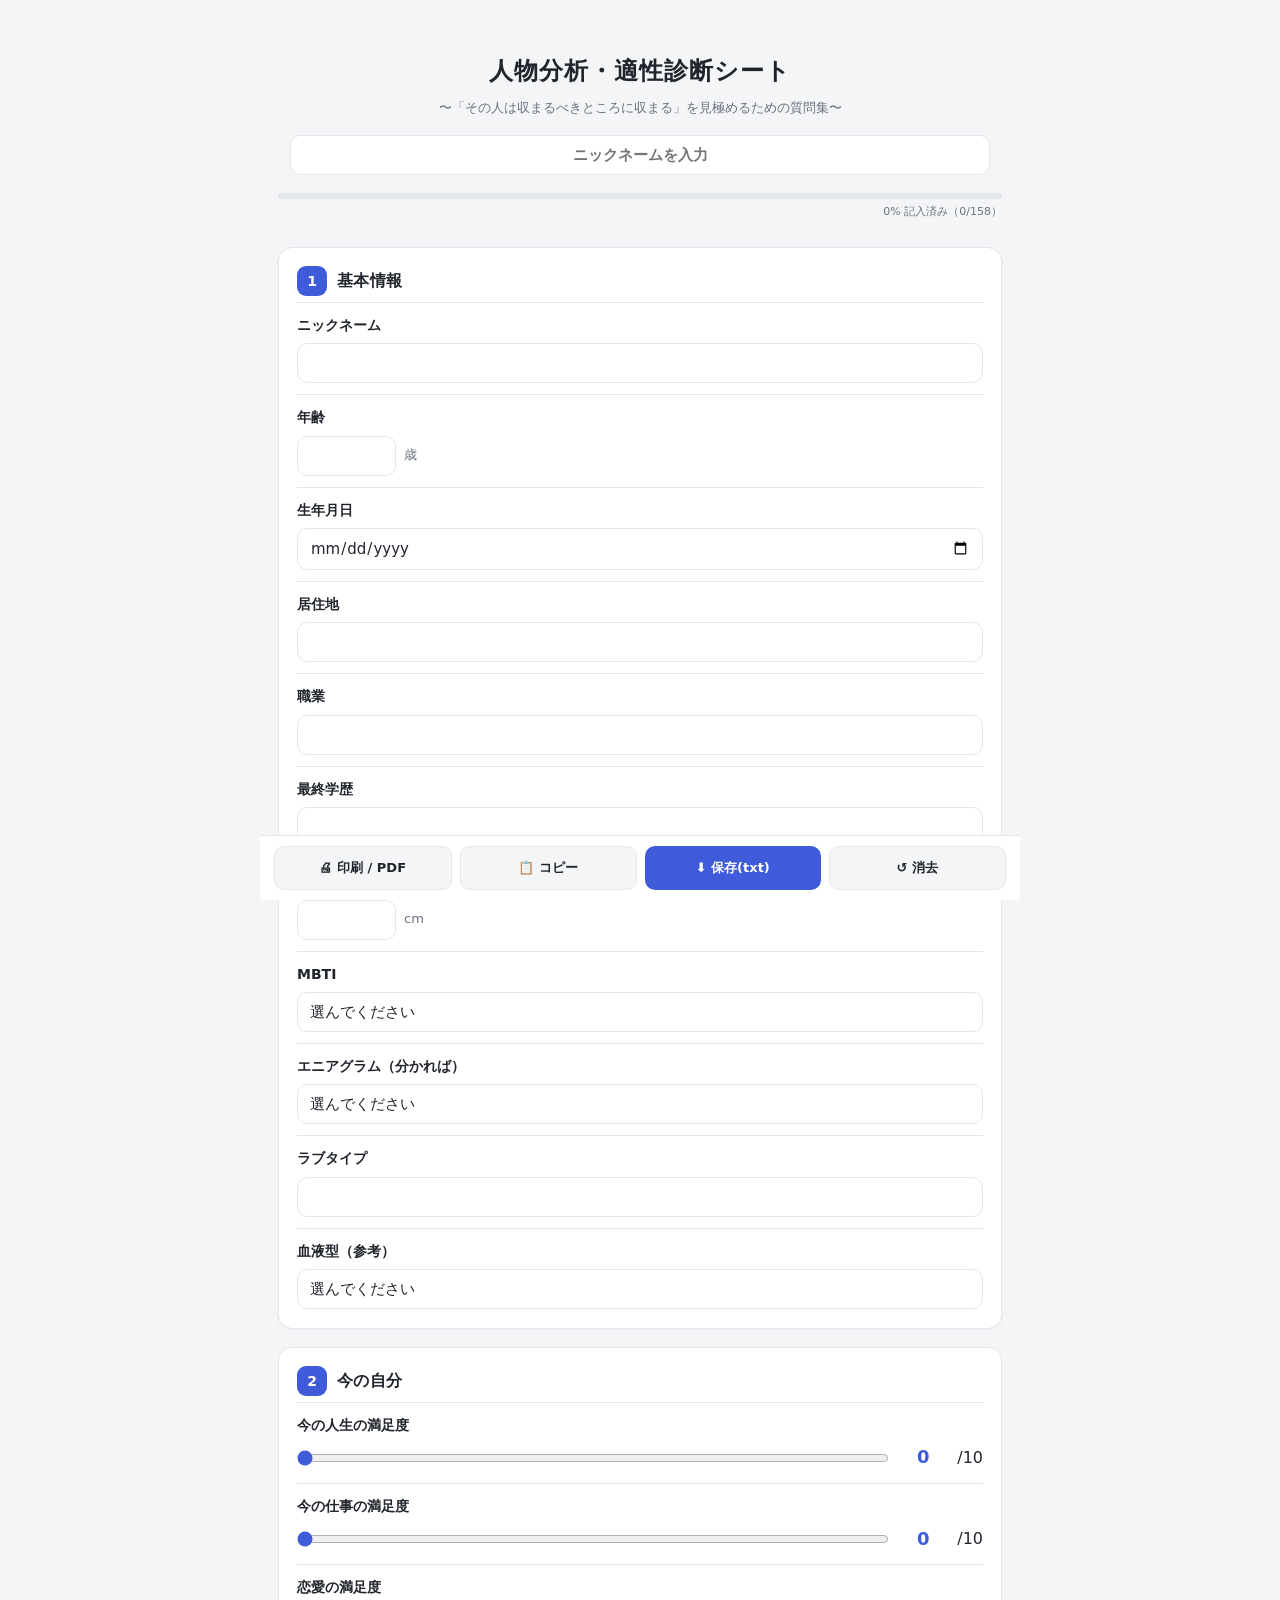
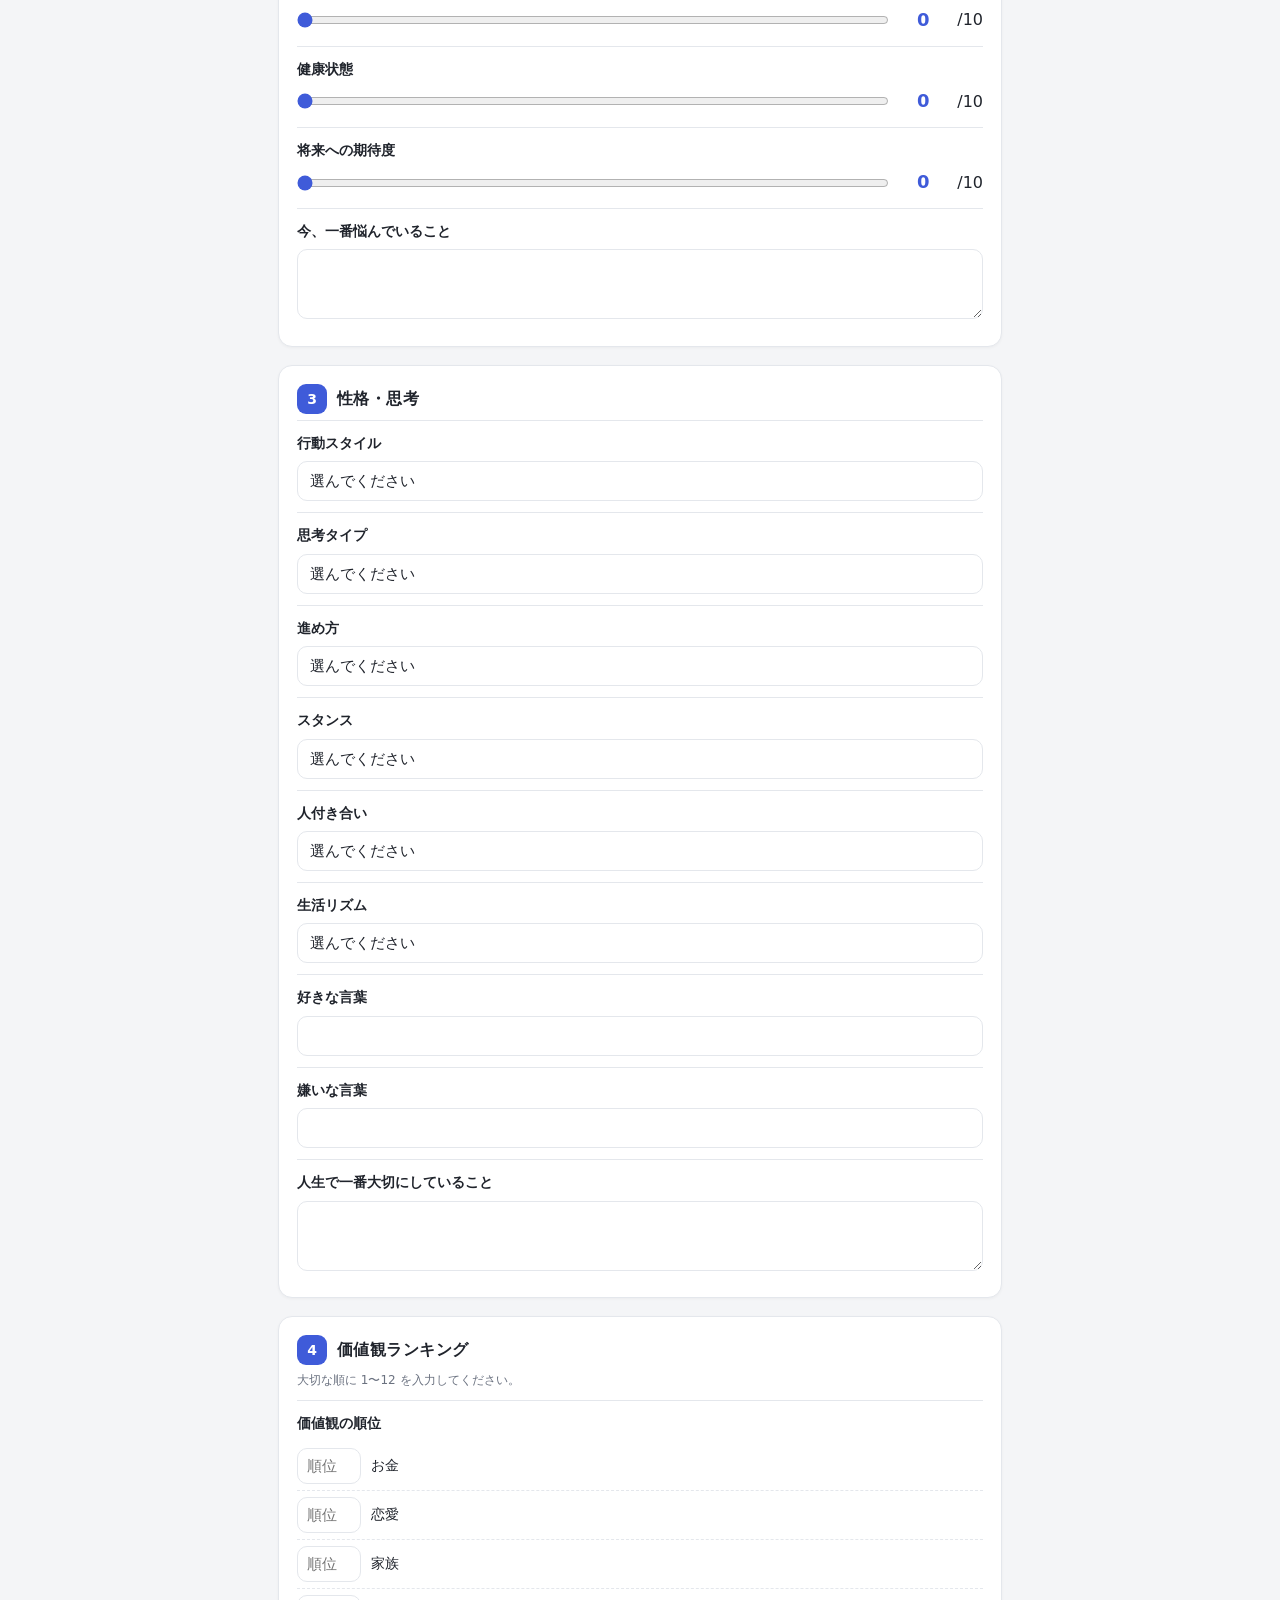
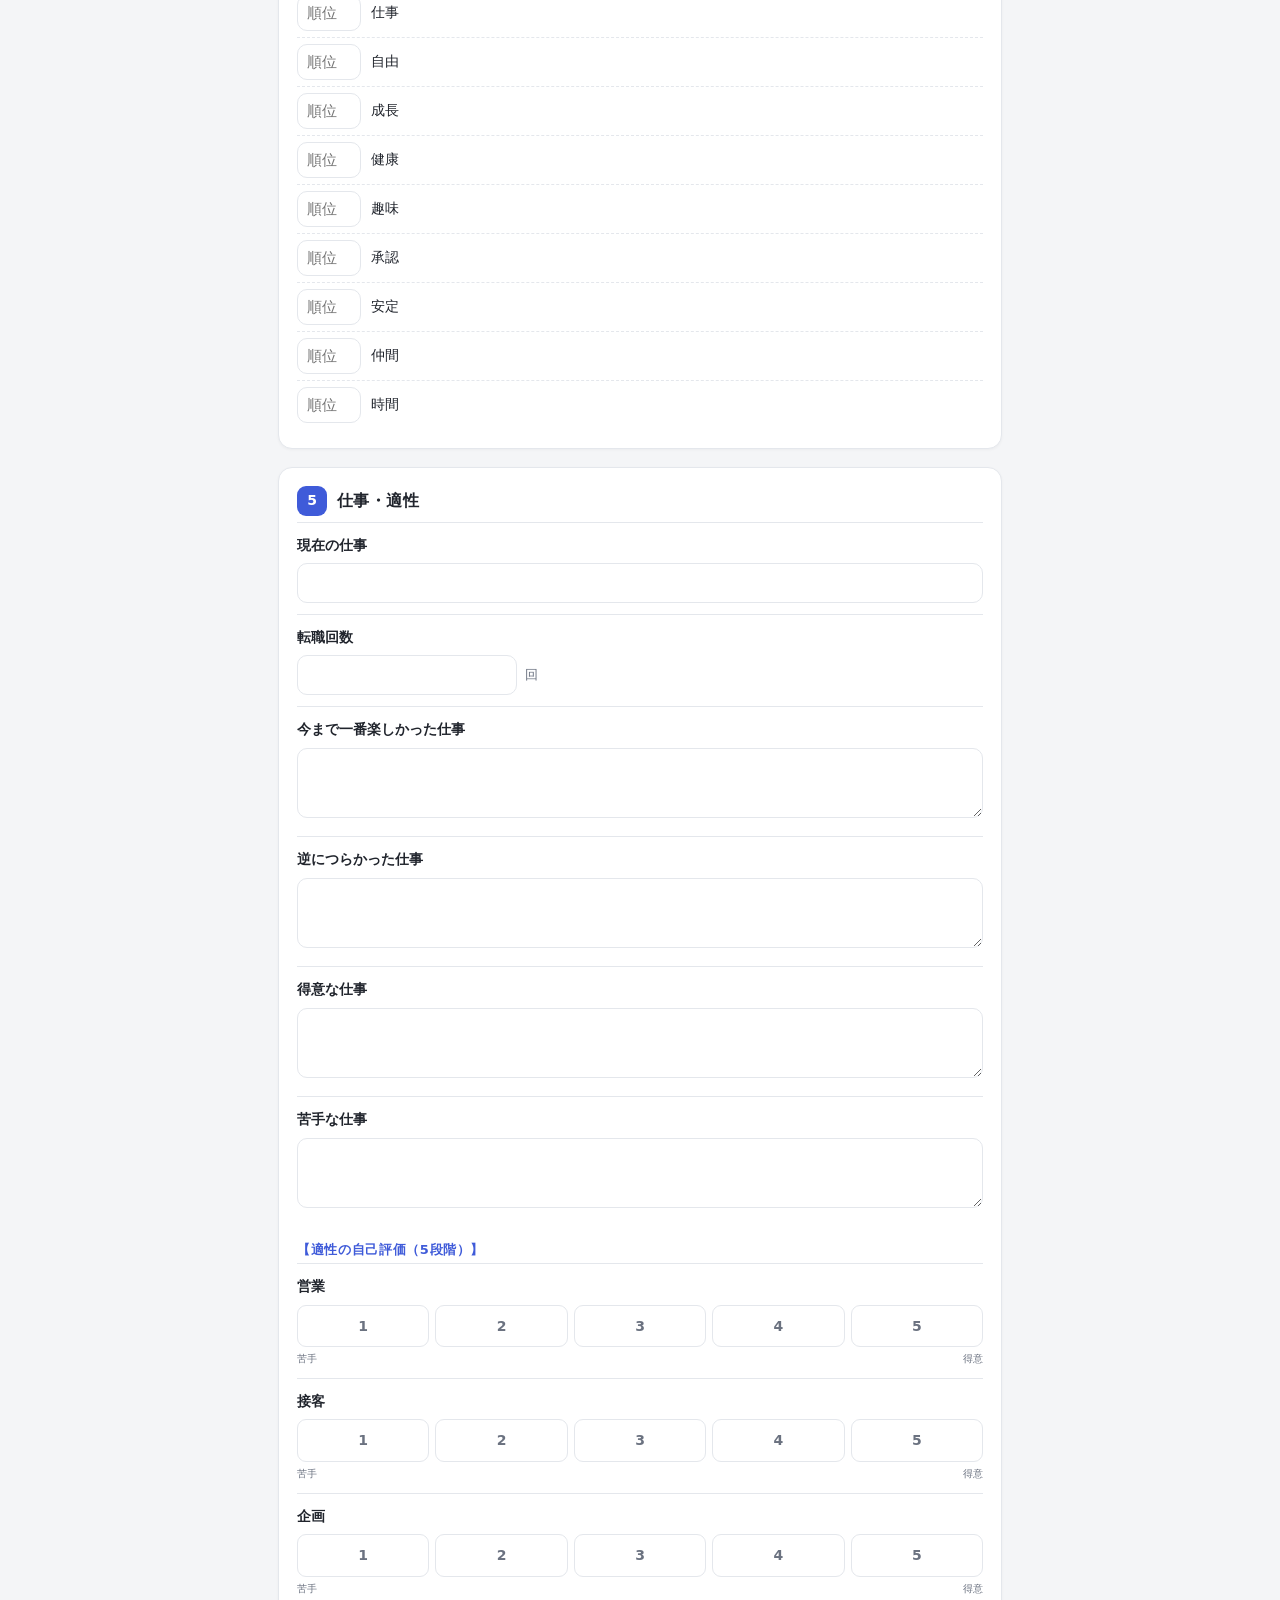
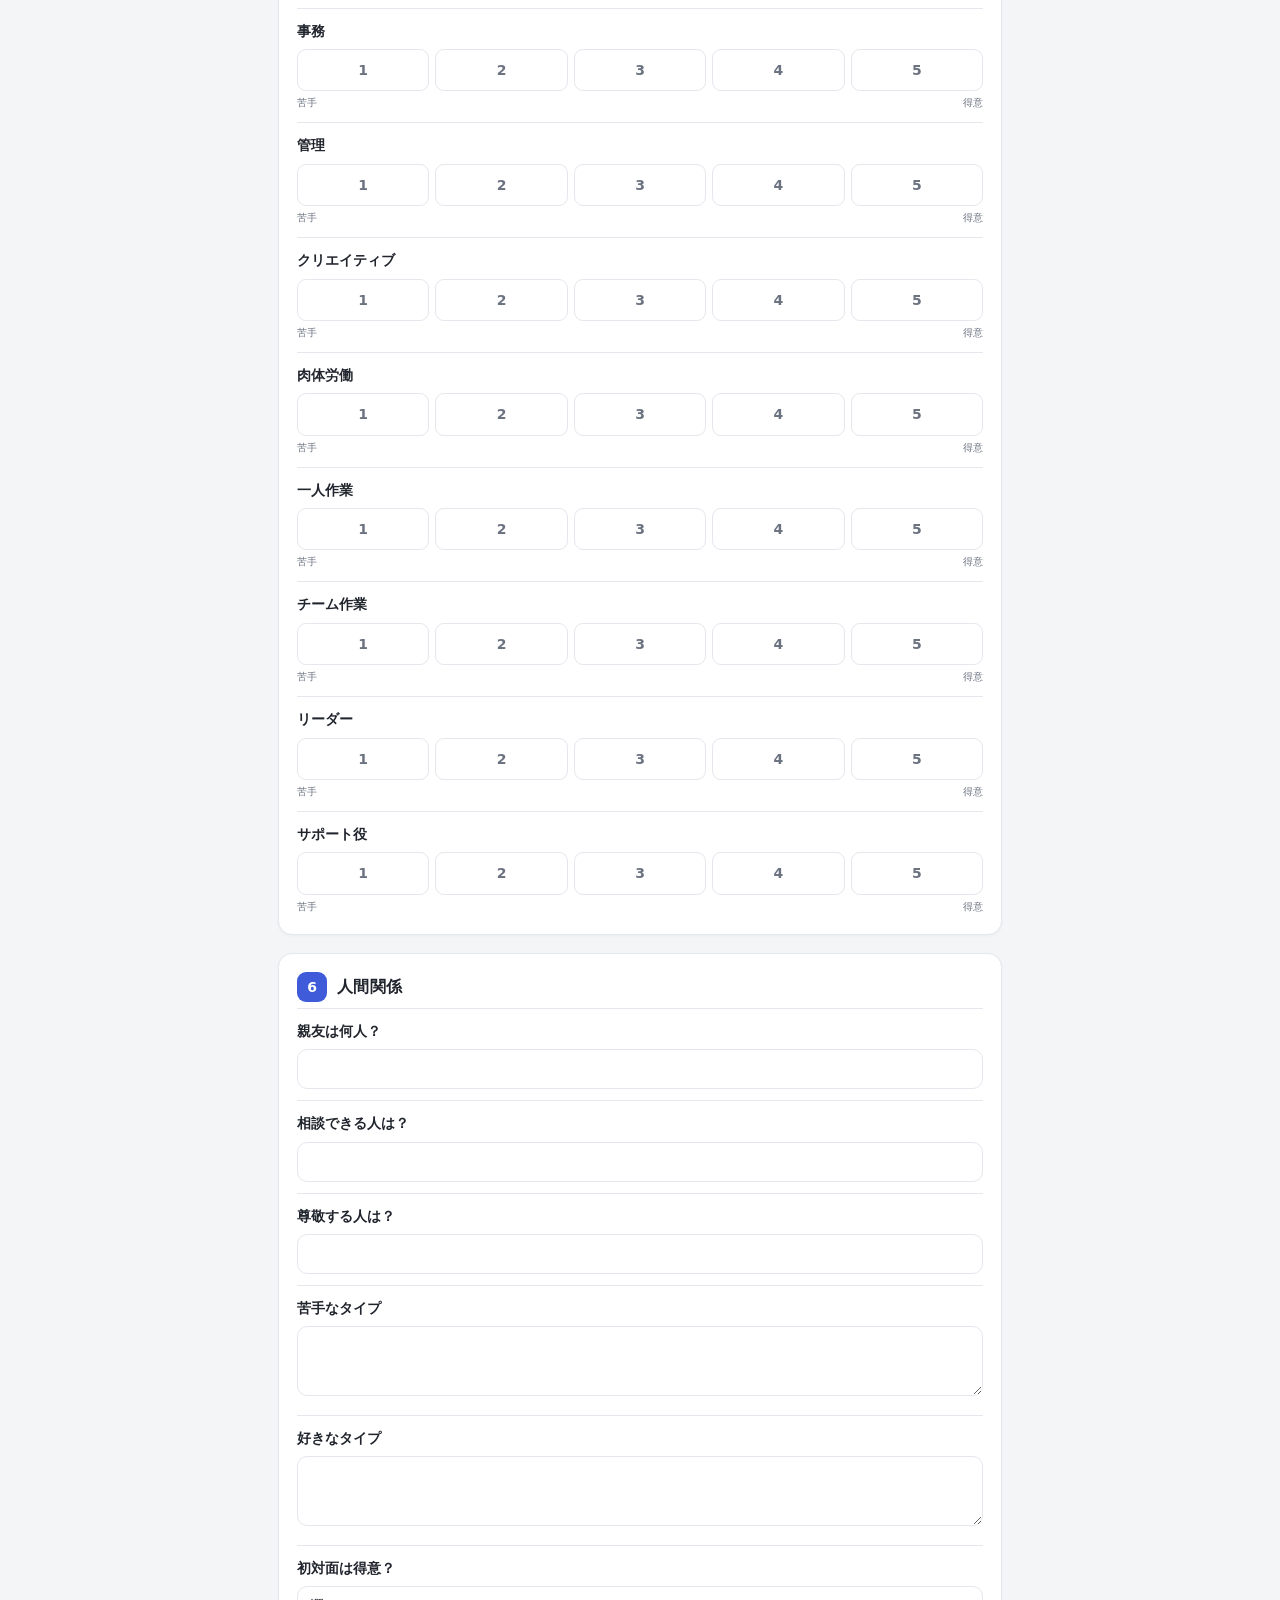
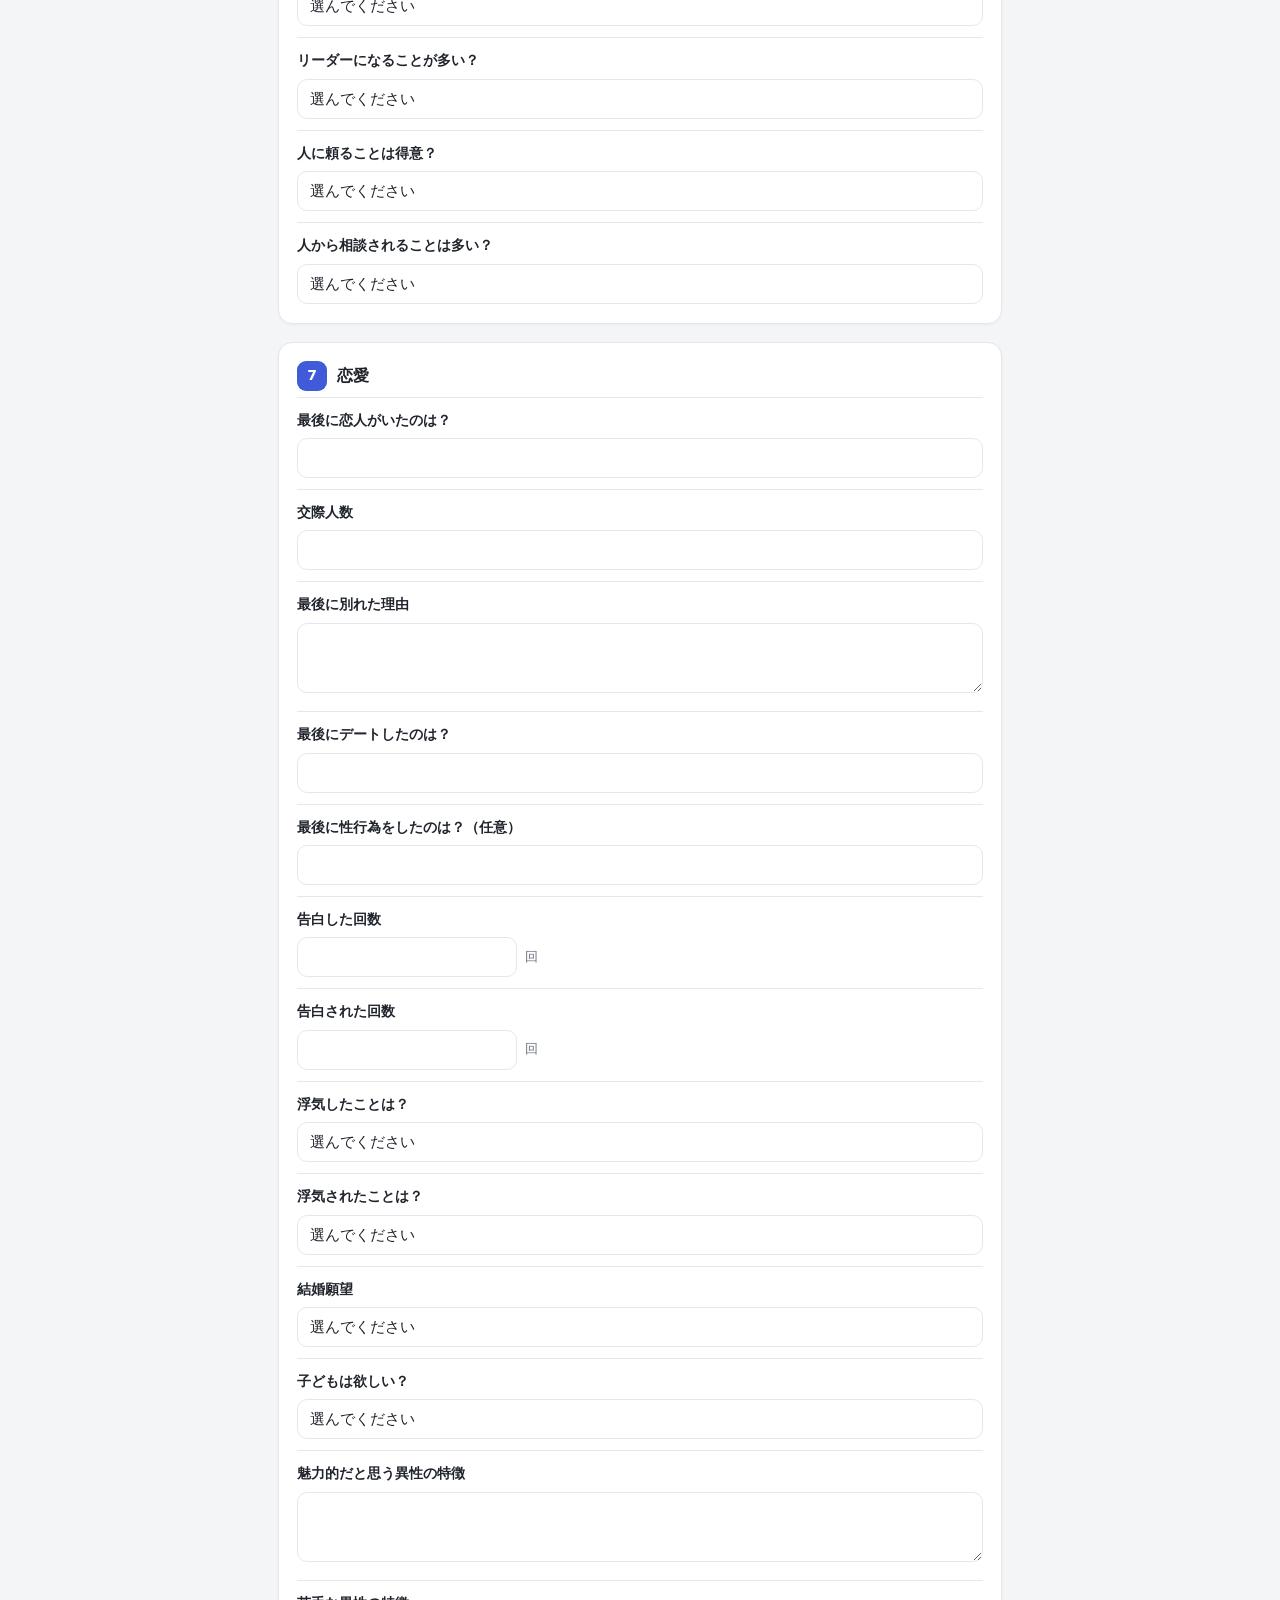
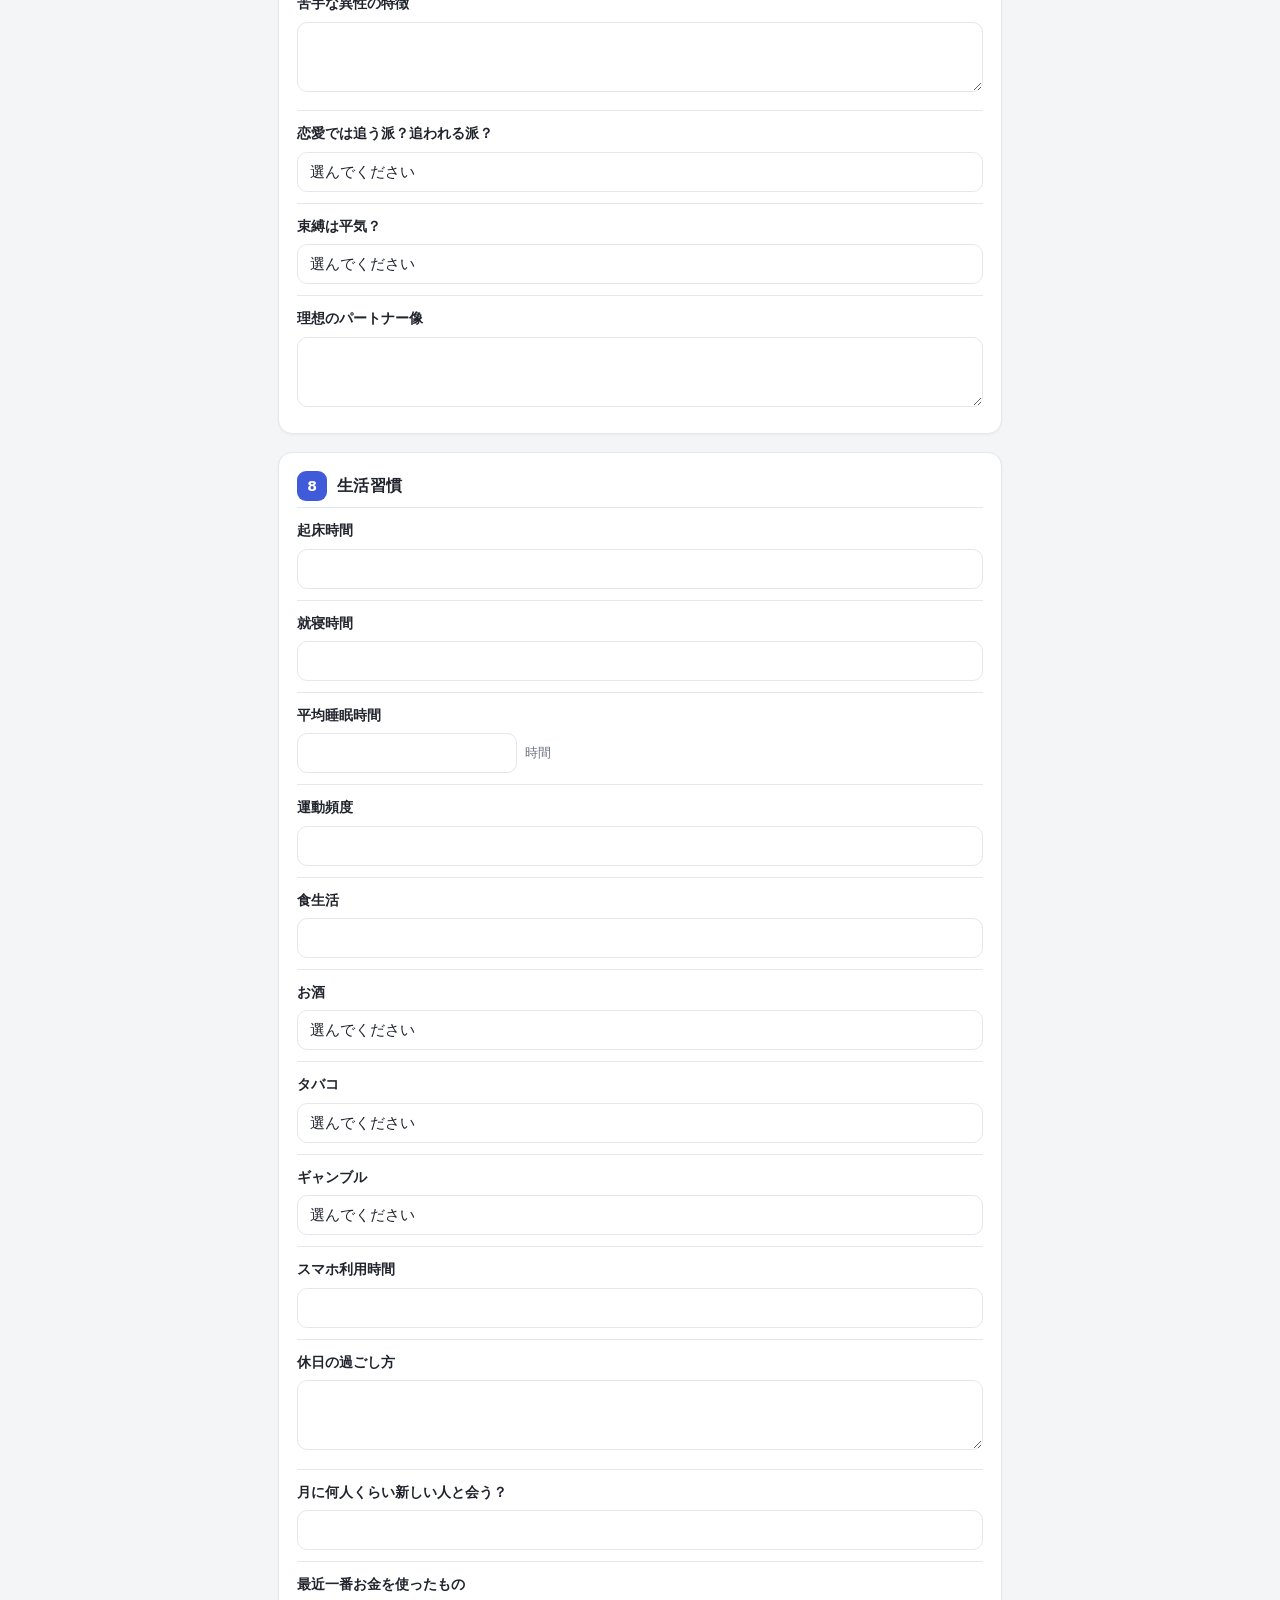
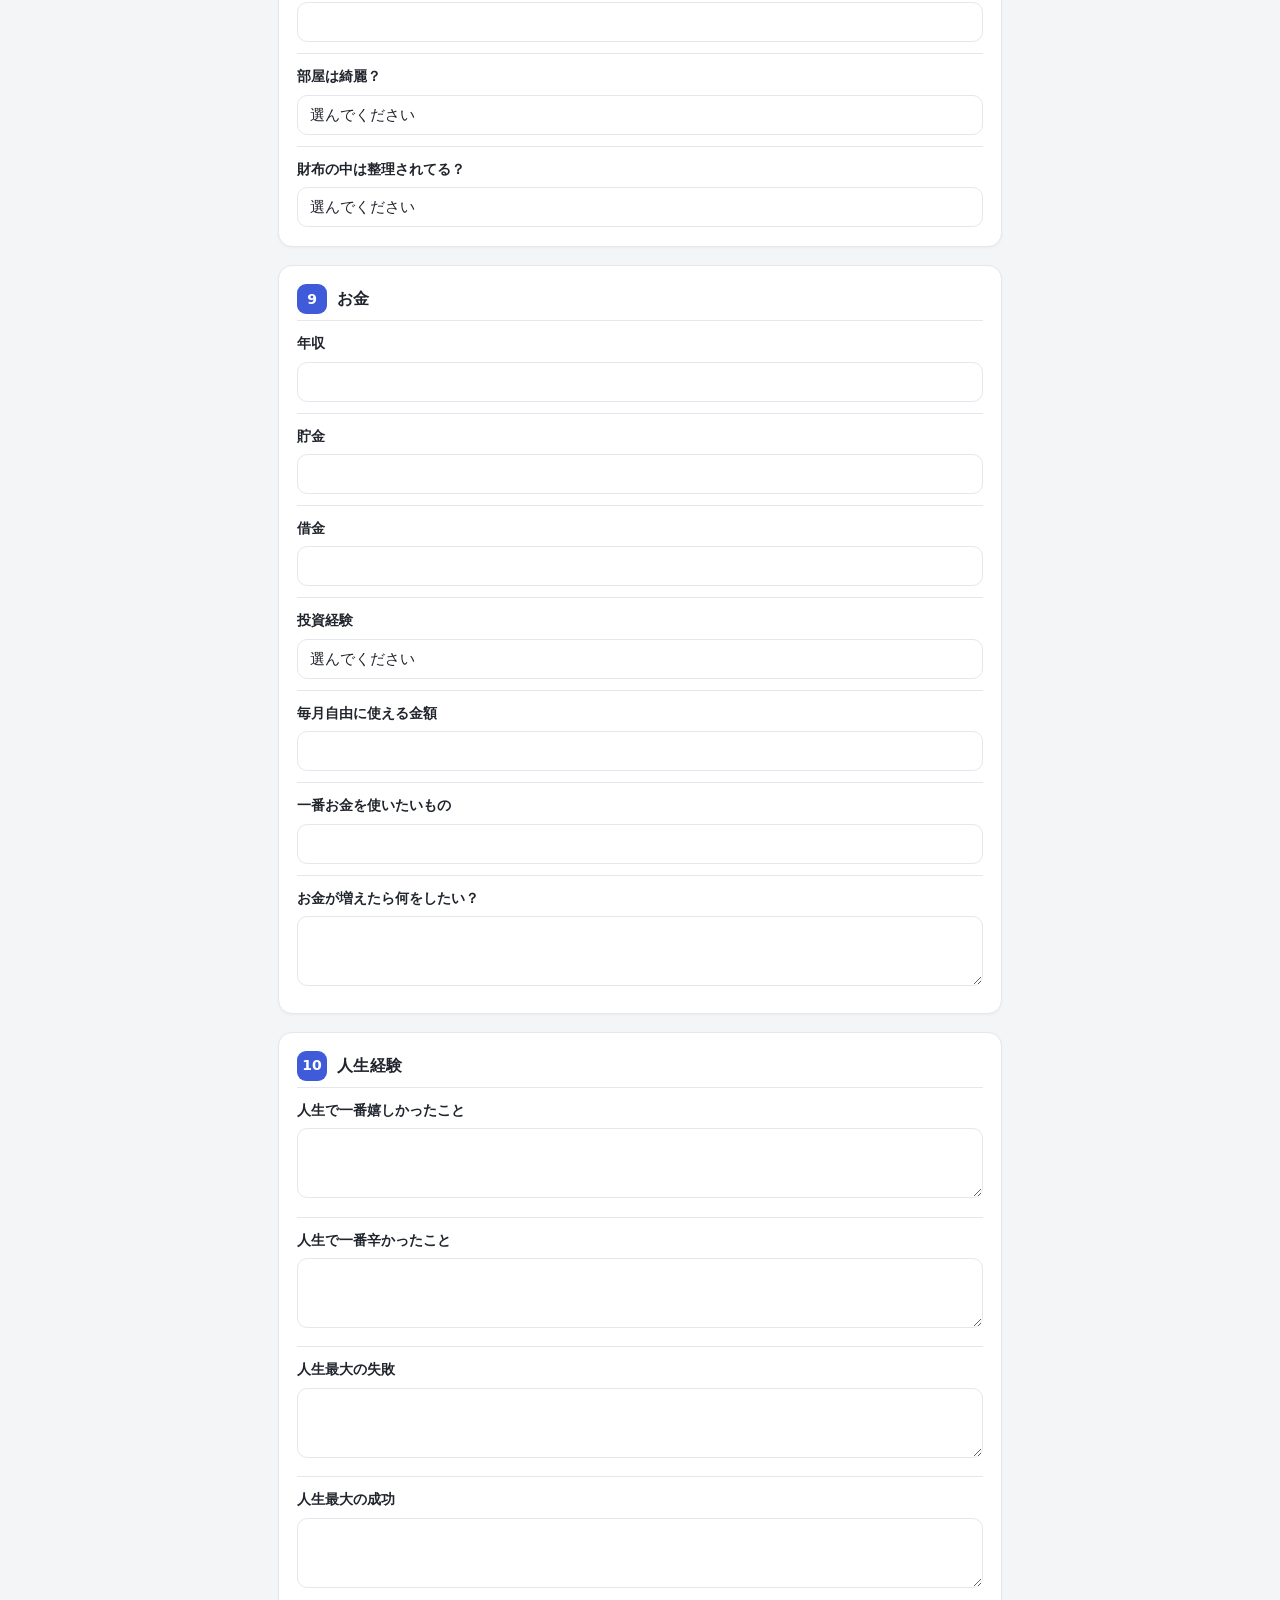
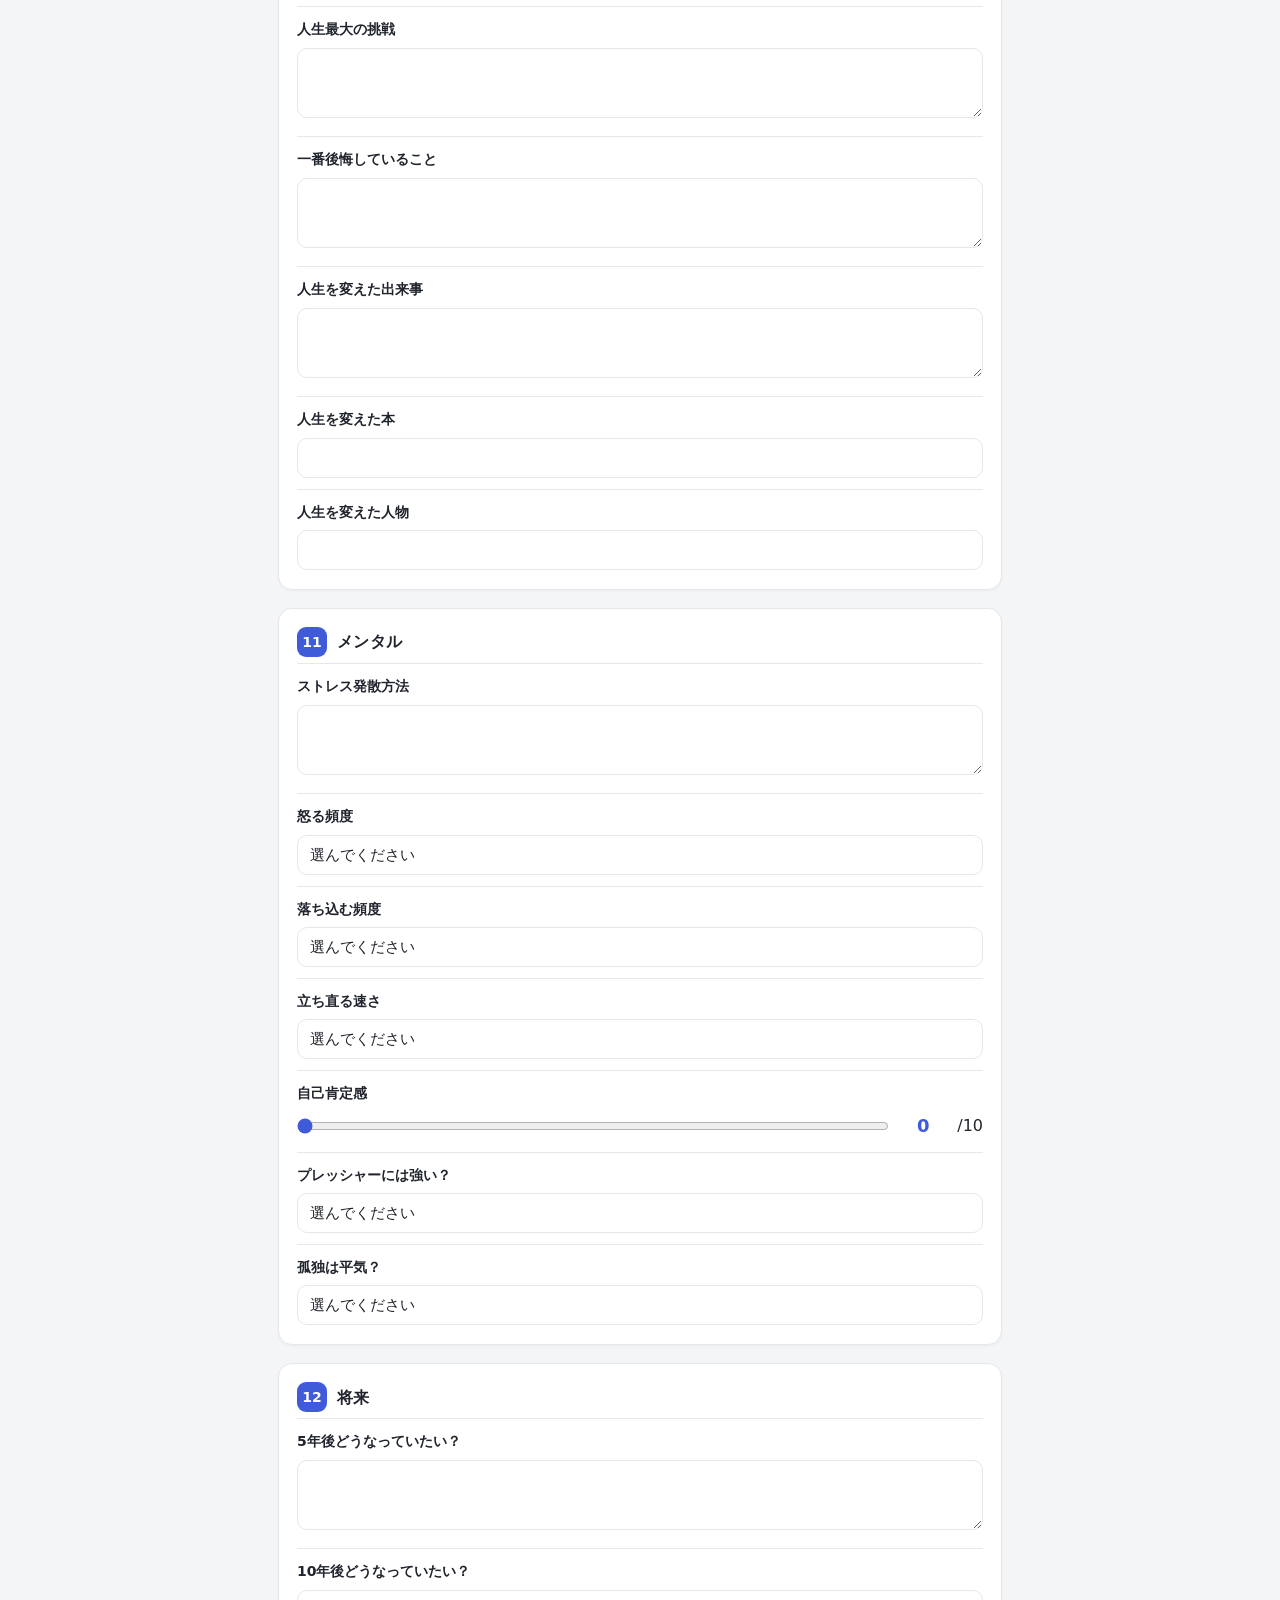
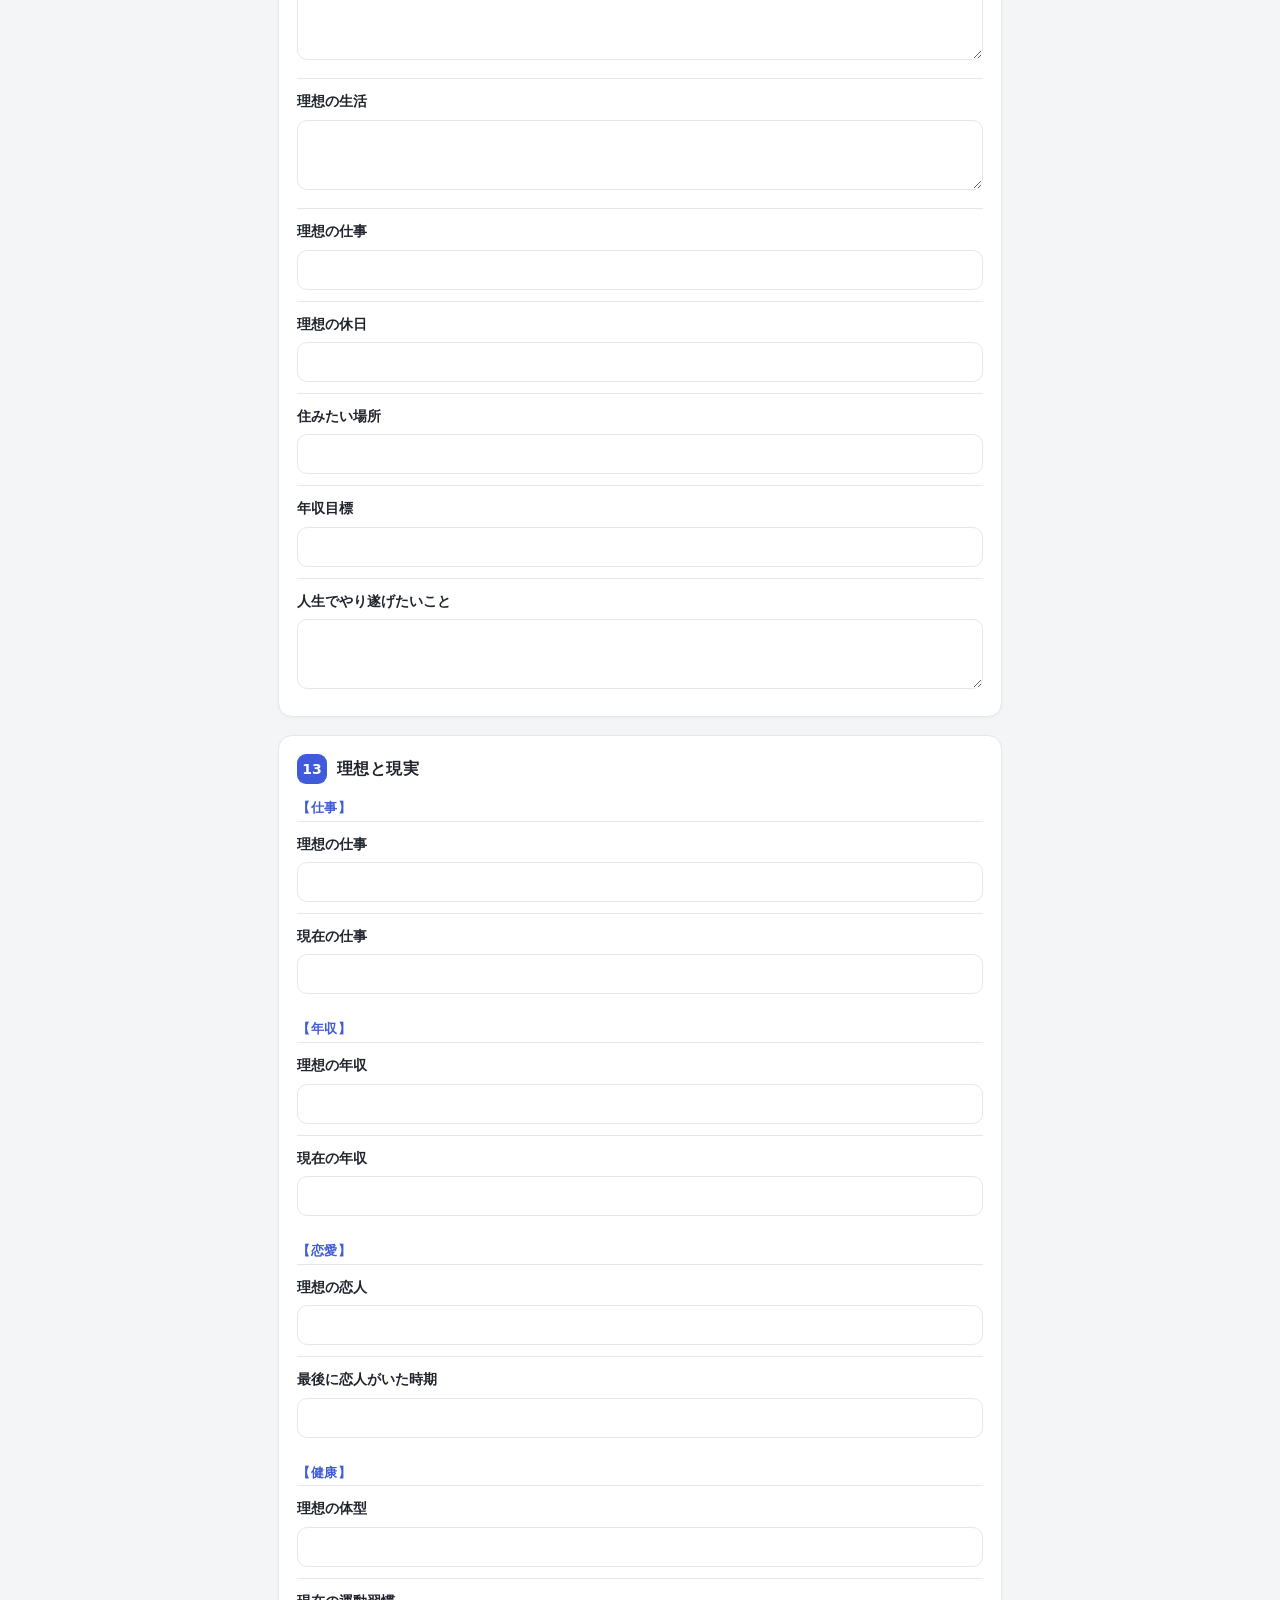
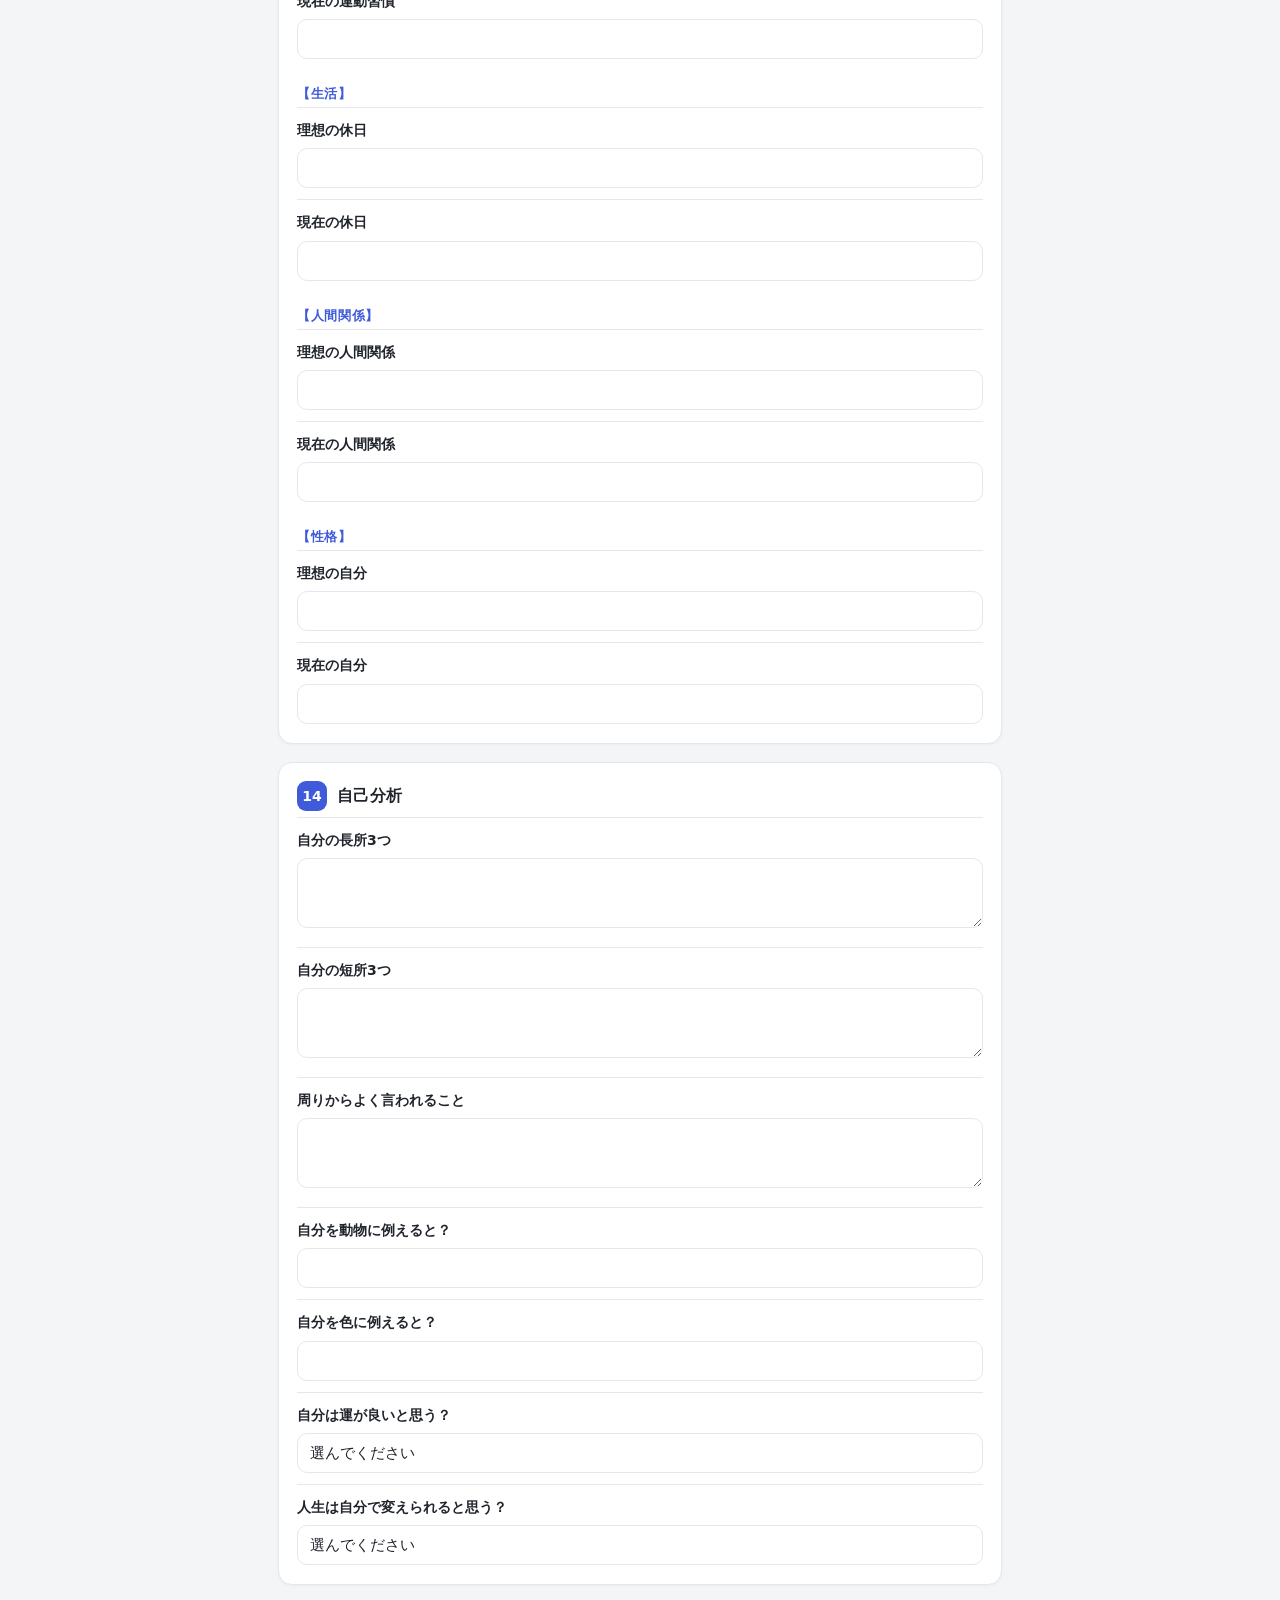
<file: shindan/index.html>
<!DOCTYPE html>
<html lang="ja">
<head>
<meta charset="UTF-8">
<meta name="viewport" content="width=device-width, initial-scale=1.0">
<title>人物分析・適性診断シート</title>
<style>
  :root{
    --bg:#f4f5f7; --card:#ffffff; --ink:#20242c; --sub:#6b7280;
    --accent:#3f5bd9; --accent-soft:#eef1fd; --line:#e4e7ec; --ok:#2e9e6b; --radius:14px;
  }
  @media (prefers-color-scheme: dark){
    :root{ --bg:#14161b; --card:#1d2027; --ink:#e9ebef; --sub:#9aa1ad; --accent:#8aa0ff; --accent-soft:#242a3d; --line:#333844; }
  }
  *{ box-sizing:border-box; margin:0; padding:0; }
  body{ font-family:"Hiragino Kaku Gothic ProN","Hiragino Sans","Noto Sans JP",system-ui,sans-serif;
    background:var(--bg); color:var(--ink); line-height:1.6; -webkit-font-smoothing:antialiased; padding-bottom:120px; }
  .wrap{ max-width:760px; margin:0 auto; padding:24px 18px; }

  header.top{ text-align:center; padding:28px 12px 8px; }
  header.top h1{ font-size:24px; letter-spacing:.04em; }
  header.top .sub{ color:var(--sub); font-size:13px; margin-top:8px; }
  .whoami{ margin-top:16px; }
  .whoami input{ text-align:center; font-size:18px; font-weight:700; }

  .prog-wrap{ position:sticky; top:0; z-index:5; background:var(--bg); padding:10px 0 8px; }
  .prog{ height:6px; background:var(--line); border-radius:999px; overflow:hidden; }
  .prog span{ display:block; height:100%; width:0; background:var(--accent); transition:width .3s; }
  .prog-label{ font-size:11px; color:var(--sub); text-align:right; margin-top:4px; }

  .sec{ background:var(--card); border:1px solid var(--line); border-radius:var(--radius);
    padding:18px 18px 8px; margin-top:18px; box-shadow:0 1px 3px rgba(0,0,0,.04); }
  .sec-h{ display:flex; align-items:center; gap:10px; margin-bottom:6px; }
  .sec-h .num{ flex-shrink:0; width:30px; height:30px; border-radius:9px; background:var(--accent);
    color:#fff; font-weight:800; font-size:14px; display:flex; align-items:center; justify-content:center; }
  .sec-h h2{ font-size:16px; letter-spacing:.03em; }
  .sec-note{ font-size:12px; color:var(--sub); margin:2px 0 10px; }

  .q{ padding:11px 0; border-top:1px solid var(--line); }
  .q:first-of-type{ border-top:none; }
  .q > label.qlabel{ display:block; font-size:14px; font-weight:600; margin-bottom:7px; }
  .q .hint{ font-size:11px; color:var(--sub); font-weight:400; margin-left:4px; }

  input[type=text], input[type=number], input[type=date], select, textarea{
    width:100%; padding:10px 12px; font-size:15px; color:var(--ink);
    background:var(--card); border:1.5px solid var(--line); border-radius:10px; outline:none;
    font-family:inherit; -webkit-appearance:none; appearance:none;
  }
  input:focus, select:focus, textarea:focus{ border-color:var(--accent); }
  textarea{ min-height:70px; resize:vertical; line-height:1.6; }
  .unit{ display:inline-flex; align-items:center; gap:8px; }
  .unit input{ flex:1; }
  .unit .u{ font-size:13px; color:var(--sub); flex-shrink:0; }

  /* 1-5 セグメント */
  .scale{ display:flex; gap:6px; }
  .scale label{ flex:1; }
  .scale input{ position:absolute; opacity:0; pointer-events:none; }
  .scale span{ display:block; text-align:center; padding:9px 0; font-weight:700; font-size:14px;
    border:1.5px solid var(--line); border-radius:9px; cursor:pointer; color:var(--sub); }
  .scale input:checked + span{ background:var(--accent); border-color:var(--accent); color:#fff; }
  .scale-ends{ display:flex; justify-content:space-between; font-size:10px; color:var(--sub); margin-top:4px; }

  /* 0-10 スライダー */
  .score{ display:flex; align-items:center; gap:12px; }
  .score input[type=range]{ flex:1; accent-color:var(--accent); }
  .score .val{ flex-shrink:0; width:44px; text-align:center; font-weight:800; font-size:18px; color:var(--accent); }

  /* ランキング */
  .rank-item{ display:flex; align-items:center; gap:10px; padding:6px 0; border-bottom:1px dashed var(--line); }
  .rank-item:last-child{ border-bottom:none; }
  .rank-item .rn{ width:64px; flex-shrink:0; }
  .rank-item .rn input{ text-align:center; padding:8px; }
  .rank-item .rl{ font-size:14px; }

  /* チェック */
  .checks{ display:flex; flex-wrap:wrap; gap:8px; }
  .checks label{ cursor:pointer; }
  .checks input{ position:absolute; opacity:0; pointer-events:none; }
  .checks span{ display:block; font-size:13px; font-weight:600; padding:8px 14px; border-radius:999px;
    border:1.5px solid var(--line); color:var(--sub); }
  .checks input:checked + span{ background:var(--accent-soft); border-color:var(--accent); color:var(--accent); }

  .subhead{ font-size:13px; font-weight:800; color:var(--accent); margin:14px 0 2px; letter-spacing:.05em; }

  /* 下部バー */
  .bar{ position:fixed; left:0; right:0; bottom:0; z-index:20; background:var(--card);
    border-top:1px solid var(--line); padding:10px 14px calc(10px + env(safe-area-inset-bottom));
    display:flex; gap:8px; max-width:760px; margin:0 auto; }
  .bar button{ flex:1; padding:12px 6px; border:none; border-radius:10px; font-size:13px; font-weight:700;
    cursor:pointer; font-family:inherit; }
  .bar .primary{ background:var(--accent); color:#fff; }
  .bar .ghost{ background:var(--bg); color:var(--ink); border:1px solid var(--line); }
  .saved-note{ text-align:center; font-size:11px; color:var(--ok); height:14px; margin-top:6px; }

  #toast{ position:fixed; left:50%; bottom:86px; transform:translateX(-50%) translateY(20px);
    background:var(--ink); color:var(--card); font-size:13px; font-weight:700; padding:11px 20px;
    border-radius:999px; opacity:0; transition:all .3s; pointer-events:none; z-index:30; }
  #toast.show{ opacity:1; transform:translateX(-50%) translateY(0); }

  @media print{
    .bar,.prog-wrap,.saved-note,#toast,.hint-print{ display:none !important; }
    body{ background:#fff; padding:0; } .sec{ box-shadow:none; break-inside:avoid; }
    input,select,textarea{ border-color:#bbb; }
  }
</style>
</head>
<body>
<div class="wrap">
  <header class="top">
    <h1>人物分析・適性診断シート</h1>
    <div class="sub">〜「その人は収まるべきところに収まる」を見極めるための質問集〜</div>
    <div class="whoami">
      <input type="text" id="who" placeholder="ニックネームを入力" autocomplete="off">
    </div>
  </header>

  <div class="prog-wrap">
    <div class="prog"><span id="prog-bar"></span></div>
    <div class="prog-label" id="prog-label">0% 記入済み</div>
  </div>

  <form id="form"></form>
  <div class="saved-note" id="saved-note"></div>
</div>

<div class="bar">
  <button class="ghost" id="btn-print">🖨 印刷 / PDF</button>
  <button class="ghost" id="btn-copy">📋 コピー</button>
  <button class="primary" id="btn-download">⬇︎ 保存(txt)</button>
  <button class="ghost" id="btn-reset">↺ 消去</button>
</div>
<div id="toast"></div>

<script>
/* =====================================================
   質問スキーマ
   type: text / area / date / num / select / scale(1-5) / score(0-10) / rank / checks / subhead
===================================================== */
const MBTI = ["建築家（INTJ）","論理学者（INTP）","指揮官（ENTJ）","討論者（ENTP）","提唱者（INFJ）","仲介者（INFP）","主人公（ENFJ）","運動家（ENFP）","管理者（ISTJ）","擁護者（ISFJ）","幹部（ESTJ）","領事官（ESFJ）","巨匠（ISTP）","冒険家（ISFP）","起業家（ESTP）","エンターテイナー（ESFP）","わからない"];
const ENNEA = ["タイプ1 改革する人","タイプ2 助ける人","タイプ3 達成する人","タイプ4 個性的な人","タイプ5 調べる人","タイプ6 忠実な人","タイプ7 熱中する人","タイプ8 挑戦する人","タイプ9 平和をもとめる人","わからない"];
const BLOOD = ["A型","B型","O型","AB型","わからない"];
const YN = ["はい","いいえ","どちらともいえない"];
const VALUES = ["お金","恋愛","家族","仕事","自由","成長","健康","趣味","承認","安定","仲間","時間"];
const JOBS = ["営業","接客","企画","事務","管理","クリエイティブ","肉体労働","一人作業","チーム作業","リーダー","サポート役"];
const PLACES = ["経営者","個人事業","フリーランス","大企業","ベンチャー","公務員","営業","接客","裏方","管理職","企画職","技術職","クリエイター","職人"];

const S = (label,type,extra={}) => ({label,type,...extra});

const SECTIONS = [
 { title:"基本情報", items:[
   S("ニックネーム","text"), S("年齢","num",{max:120,u:"歳"}), S("生年月日","date"),
   S("居住地","text"), S("職業","text"), S("最終学歴","text"), S("身長","num",{max:250,u:"cm"}),
   S("MBTI","select",{opts:MBTI}), S("エニアグラム（分かれば）","select",{opts:ENNEA}),
   S("ラブタイプ","text"), S("血液型（参考）","select",{opts:BLOOD}),
 ]},
 { title:"今の自分", items:[
   S("今の人生の満足度","score"), S("今の仕事の満足度","score"), S("恋愛の満足度","score"),
   S("健康状態","score"), S("将来への期待度","score"), S("今、一番悩んでいること","area"),
 ]},
 { title:"性格・思考", items:[
   S("行動スタイル","select",{opts:["まず行動する","考えてから行動する","場合による"]}),
   S("思考タイプ","select",{opts:["感情派","論理派","両方"]}),
   S("進め方","select",{opts:["計画派","直感派","両方"]}),
   S("スタンス","select",{opts:["安定派","挑戦派","両方"]}),
   S("人付き合い","select",{opts:["一人が好き","みんなが好き","両方"]}),
   S("生活リズム","select",{opts:["朝型","夜型","不規則"]}),
   S("好きな言葉","text"), S("嫌いな言葉","text"), S("人生で一番大切にしていること","area"),
 ]},
 { title:"価値観ランキング", note:"大切な順に 1〜12 を入力してください。", items:[
   S("価値観の順位","rank",{opts:VALUES}),
 ]},
 { title:"仕事・適性", items:[
   S("現在の仕事","text"), S("転職回数","num",{u:"回"}),
   S("今まで一番楽しかった仕事","area"), S("逆につらかった仕事","area"),
   S("得意な仕事","area"), S("苦手な仕事","area"),
   S("適性の自己評価（5段階）","subhead"),
   ...JOBS.map(j=>S(j,"scale")),
 ]},
 { title:"人間関係", items:[
   S("親友は何人？","text"), S("相談できる人は？","text"), S("尊敬する人は？","text"),
   S("苦手なタイプ","area"), S("好きなタイプ","area"),
   S("初対面は得意？","select",{opts:YN}), S("リーダーになることが多い？","select",{opts:YN}),
   S("人に頼ることは得意？","select",{opts:YN}), S("人から相談されることは多い？","select",{opts:YN}),
 ]},
 { title:"恋愛", items:[
   S("最後に恋人がいたのは？","text"), S("交際人数","text"), S("最後に別れた理由","area"),
   S("最後にデートしたのは？","text"), S("最後に性行為をしたのは？（任意）","text"),
   S("告白した回数","num",{u:"回"}), S("告白された回数","num",{u:"回"}),
   S("浮気したことは？","select",{opts:YN}), S("浮気されたことは？","select",{opts:YN}),
   S("結婚願望","select",{opts:["ある","ない","わからない"]}),
   S("子どもは欲しい？","select",{opts:["欲しい","欲しくない","わからない"]}),
   S("魅力的だと思う異性の特徴","area"), S("苦手な異性の特徴","area"),
   S("恋愛では追う派？追われる派？","select",{opts:["追う派","追われる派","両方"]}),
   S("束縛は平気？","select",{opts:["平気","苦手","ほどほどなら"]}), S("理想のパートナー像","area"),
 ]},
 { title:"生活習慣", items:[
   S("起床時間","text"), S("就寝時間","text"), S("平均睡眠時間","num",{u:"時間",step:"0.5"}),
   S("運動頻度","text"), S("食生活","text"),
   S("お酒","select",{opts:["飲まない","たまに","よく飲む","毎日"]}),
   S("タバコ","select",{opts:["吸わない","たまに","吸う"]}),
   S("ギャンブル","select",{opts:["しない","たまに","する"]}),
   S("スマホ利用時間","text"), S("休日の過ごし方","area"),
   S("月に何人くらい新しい人と会う？","text"), S("最近一番お金を使ったもの","text"),
   S("部屋は綺麗？","select",{opts:YN}), S("財布の中は整理されてる？","select",{opts:YN}),
 ]},
 { title:"お金", items:[
   S("年収","text"), S("貯金","text"), S("借金","text"),
   S("投資経験","select",{opts:["ある","ない"]}), S("毎月自由に使える金額","text"),
   S("一番お金を使いたいもの","text"), S("お金が増えたら何をしたい？","area"),
 ]},
 { title:"人生経験", items:[
   S("人生で一番嬉しかったこと","area"), S("人生で一番辛かったこと","area"),
   S("人生最大の失敗","area"), S("人生最大の成功","area"), S("人生最大の挑戦","area"),
   S("一番後悔していること","area"), S("人生を変えた出来事","area"),
   S("人生を変えた本","text"), S("人生を変えた人物","text"),
 ]},
 { title:"メンタル", items:[
   S("ストレス発散方法","area"),
   S("怒る頻度","select",{opts:["ほぼない","たまに","よくある"]}),
   S("落ち込む頻度","select",{opts:["ほぼない","たまに","よくある"]}),
   S("立ち直る速さ","select",{opts:["早い","普通","遅い"]}),
   S("自己肯定感","score"),
   S("プレッシャーには強い？","select",{opts:YN}), S("孤独は平気？","select",{opts:YN}),
 ]},
 { title:"将来", items:[
   S("5年後どうなっていたい？","area"), S("10年後どうなっていたい？","area"),
   S("理想の生活","area"), S("理想の仕事","text"), S("理想の休日","text"),
   S("住みたい場所","text"), S("年収目標","text"), S("人生でやり遂げたいこと","area"),
 ]},
 { title:"理想と現実", items:[
   S("仕事","subhead"), S("理想の仕事","text"), S("現在の仕事","text"),
   S("年収","subhead"), S("理想の年収","text"), S("現在の年収","text"),
   S("恋愛","subhead"), S("理想の恋人","text"), S("最後に恋人がいた時期","text"),
   S("健康","subhead"), S("理想の体型","text"), S("現在の運動習慣","text"),
   S("生活","subhead"), S("理想の休日","text"), S("現在の休日","text"),
   S("人間関係","subhead"), S("理想の人間関係","text"), S("現在の人間関係","text"),
   S("性格","subhead"), S("理想の自分","text"), S("現在の自分","text"),
 ]},
 { title:"自己分析", items:[
   S("自分の長所3つ","area"), S("自分の短所3つ","area"),
   S("周りからよく言われること","area"), S("自分を動物に例えると？","text"),
   S("自分を色に例えると？","text"),
   S("自分は運が良いと思う？","select",{opts:YN}),
   S("人生は自分で変えられると思う？","select",{opts:YN}),
 ]},
 { title:"収まるべき場所診断", items:[
   S("一番力を発揮できるのは？（複数選択可）","checks",{opts:PLACES}),
   S("どんな環境だと頑張れる？","area"), S("どんな環境だと辞めたくなる？","area"),
   S("理想の上司は？","area"), S("理想の部下は？","area"),
   S("どんな人と一緒にいると伸びる？","area"), S("逆にどんな人とは合わない？","area"),
 ]},
 { title:"第三者評価", note:"友人・同僚・恋人などが記入してください。", items:[
   S("第一印象","area"), S("今の印象","area"), S("長所","area"), S("短所","area"),
   S("信頼度","score"),
   S("また一緒に仕事したい？","select",{opts:YN}), S("また一緒に遊びたい？","select",{opts:YN}),
   S("恋人に向いている？","select",{opts:YN}), S("リーダーに向いている？","select",{opts:YN}),
   S("一言で表すと？","text"),
 ]},
 { title:"最後の質問", items:[
   S("あなたは何のために生きていますか？","area"),
   S("人生で一番失いたくないものは？","area"),
   S("もし余命があと1年なら何をしますか？","area"),
   S("あなたが本当に欲しいものは何ですか？","area"),
   S("あなたは、自分らしく生きられていますか？その理由は？","area"),
   S("あなたはどんな人として覚えられたいですか？","area"),
 ]},
];

/* =====================================================
   レンダリング & 保存
===================================================== */
const KEY="shindan-v1";
const $=(id)=>document.getElementById(id);
const data=JSON.parse(localStorage.getItem(KEY)||"{}");
const esc=(s)=>String(s).replace(/[&<>"']/g,c=>({'&':'&amp;','<':'&lt;','>':'&gt;','"':'&quot;',"'":'&#39;'}[c]));
let saveTimer=null;
function save(){
  localStorage.setItem(KEY,JSON.stringify(data));
  clearTimeout(saveTimer);
  $("saved-note").textContent="自動保存しました ✓";
  saveTimer=setTimeout(()=>$("saved-note").textContent="",1500);
  updateProgress();
}

// ID採番（位置ベース）
const idOf=(si,ii)=>`q_${si}_${ii}`;

function render(){
  const f=$("form");
  f.innerHTML=SECTIONS.map((sec,si)=>{
    const inner=sec.items.map((it,ii)=>{
      const id=idOf(si,ii);
      if(it.type==="subhead") return `<div class="subhead">【${esc(it.label)}】</div>`;
      const hint=it.hint?`<span class="hint">${esc(it.hint)}</span>`:"";
      return `<div class="q"><label class="qlabel" for="${id}">${esc(it.label)}${hint}</label>${control(it,id)}</div>`;
    }).join("");
    return `<section class="sec"><div class="sec-h"><div class="num">${si+1}</div><h2>${esc(sec.title)}</h2></div>${sec.note?`<div class="sec-note">${esc(sec.note)}</div>`:""}${inner}</section>`;
  }).join("");
  restore();
  updateProgress();
}

function control(it,id){
  const v=data[id];
  switch(it.type){
    case "text": return `<input type="text" id="${id}" data-id="${id}" data-type="v" autocomplete="off">`;
    case "date": return `<input type="date" id="${id}" data-id="${id}" data-type="v">`;
    case "area": return `<textarea id="${id}" data-id="${id}" data-type="v"></textarea>`;
    case "num": return `<div class="unit"><input type="number" id="${id}" data-id="${id}" data-type="v" ${it.max?`max="${it.max}"`:""} min="0" ${it.step?`step="${it.step}"`:""} inputmode="decimal">${it.u?`<span class="u">${esc(it.u)}</span>`:""}</div>`;
    case "select": return `<select id="${id}" data-id="${id}" data-type="v"><option value="">選んでください</option>${it.opts.map(o=>`<option>${esc(o)}</option>`).join("")}</select>`;
    case "score": return `<div class="score"><input type="range" id="${id}" data-id="${id}" data-type="v" min="0" max="10" step="1" value="${v!=null&&v!==""?v:0}"><span class="val" id="${id}_v">${v!=null&&v!==""?v:0}</span>/10</div>`;
    case "scale": {
      const ends=`<div class="scale-ends"><span>苦手</span><span>得意</span></div>`;
      return `<div class="scale">${[1,2,3,4,5].map(n=>`<label><input type="radio" name="${id}" value="${n}" data-id="${id}" data-type="v"><span>${n}</span></label>`).join("")}</div>${ends}`;
    }
    case "rank": return it.opts.map(o=>`<div class="rank-item"><div class="rn"><input type="number" min="1" max="${it.opts.length}" data-id="${id}" data-type="rank" data-opt="${esc(o)}" inputmode="numeric" placeholder="順位"></div><div class="rl">${esc(o)}</div></div>`).join("");
    case "checks": return `<div class="checks">${it.opts.map(o=>`<label><input type="checkbox" value="${esc(o)}" data-id="${id}" data-type="checks" data-opt="${esc(o)}"><span>${esc(o)}</span></label>`).join("")}</div>`;
    default: return "";
  }
}

function restore(){
  $("who").value=data.__who||"";
  for(const el of document.querySelectorAll("[data-id]")){
    const id=el.dataset.id, t=el.dataset.type;
    if(t==="v"){
      if(el.type==="radio"){ if(String(data[id])===el.value) el.checked=true; }
      else { if(data[id]!=null) el.value=data[id]; if(el.type==="range"){ const vv=$(id+"_v"); if(vv) vv.textContent=el.value; } }
    } else if(t==="rank"){ const m=data[id]||{}; if(m[el.dataset.opt]!=null) el.value=m[el.dataset.opt]; }
    else if(t==="checks"){ if((data[id]||[]).includes(el.dataset.opt)) el.checked=true; }
  }
}

function handle(el){
  if(el===$("who")){ data.__who=el.value; save(); return; }
  const id=el.dataset.id; if(!id) return;
  const t=el.dataset.type;
  if(t==="v"){
    if(el.type==="radio"){ data[id]=el.value; }
    else { data[id]=el.value; if(el.type==="range"){ const vv=$(id+"_v"); if(vv) vv.textContent=el.value; } }
  } else if(t==="rank"){ data[id]=data[id]||{}; if(el.value==="") delete data[id][el.dataset.opt]; else data[id][el.dataset.opt]=el.value; }
  else if(t==="checks"){ const set=new Set(data[id]||[]); el.checked?set.add(el.dataset.opt):set.delete(el.dataset.opt); data[id]=[...set]; }
  save();
}
document.addEventListener("input",e=>handle(e.target));
document.addEventListener("change",e=>handle(e.target));

/* 進捗 */
function isFilled(it,id){
  if(it.type==="subhead") return null;
  const v=data[id];
  if(it.type==="rank") return v&&Object.keys(v).length>0;
  if(it.type==="checks") return v&&v.length>0;
  if(it.type==="score") return v!=null&&v!=="";
  return v!=null&&String(v).trim()!=="";
}
function updateProgress(){
  let total=0,done=0;
  SECTIONS.forEach((sec,si)=>sec.items.forEach((it,ii)=>{ const r=isFilled(it,idOf(si,ii)); if(r!==null){ total++; if(r) done++; } }));
  const pct=total?Math.round(done/total*100):0;
  $("prog-bar").style.width=pct+"%";
  $("prog-label").textContent=`${pct}% 記入済み（${done}/${total}）`;
}

/* 出力 */
function buildText(){
  const who=(data.__who||"").trim();
  const lines=["人物分析・適性診断シート", who?`対象：${who}`:"", "="+"=".repeat(30)];
  SECTIONS.forEach((sec,si)=>{
    lines.push("", `■ ${si+1}. ${sec.title}`);
    sec.items.forEach((it,ii)=>{
      const id=idOf(si,ii), v=data[id];
      if(it.type==="subhead"){ lines.push(`【${it.label}】`); return; }
      let out="";
      if(it.type==="rank"){ const m=v||{}; out=it.opts.slice().sort((a,b)=>(m[a]||99)-(m[b]||99)).filter(o=>m[o]).map(o=>`${m[o]}.${o}`).join(" / "); }
      else if(it.type==="checks"){ out=(v||[]).join(" / "); }
      else if(it.type==="score"){ out=(v!=null&&v!=="")?`${v}/10`:""; }
      else if(it.type==="scale"){ out=(v!=null&&v!=="")?`${v}/5`:""; }
      else { out=(v==null)?"":String(v); }
      lines.push(`・${it.label}：${out}`);
    });
  });
  return lines.filter(x=>x!==undefined).join("\n");
}
function toast(m){ const t=$("toast"); t.textContent=m; t.classList.add("show"); clearTimeout(t._t); t._t=setTimeout(()=>t.classList.remove("show"),1800); }

$("btn-copy").addEventListener("click",async()=>{
  const txt=buildText();
  try{ await navigator.clipboard.writeText(txt); toast("コピーしました📋"); }
  catch{ const ta=document.createElement("textarea"); ta.value=txt; document.body.appendChild(ta); ta.select(); document.execCommand("copy"); ta.remove(); toast("コピーしました📋"); }
});
$("btn-download").addEventListener("click",()=>{
  const who=(data.__who||"シート").trim().replace(/[\\/:*?"<>|]/g,"");
  const blob=new Blob([buildText()],{type:"text/plain;charset=utf-8"});
  const a=document.createElement("a"); a.href=URL.createObjectURL(blob); a.download=`診断シート_${who||"無題"}.txt`;
  document.body.appendChild(a); a.click(); a.remove(); setTimeout(()=>URL.revokeObjectURL(a.href),1500); toast("保存しました⬇︎");
});
$("btn-print").addEventListener("click",()=>window.print());
$("btn-reset").addEventListener("click",()=>{
  if(confirm("入力した内容をすべて消去します。よろしいですか？")){ localStorage.removeItem(KEY); location.reload(); }
});

render();
</script>
</body>
</html>
</file>
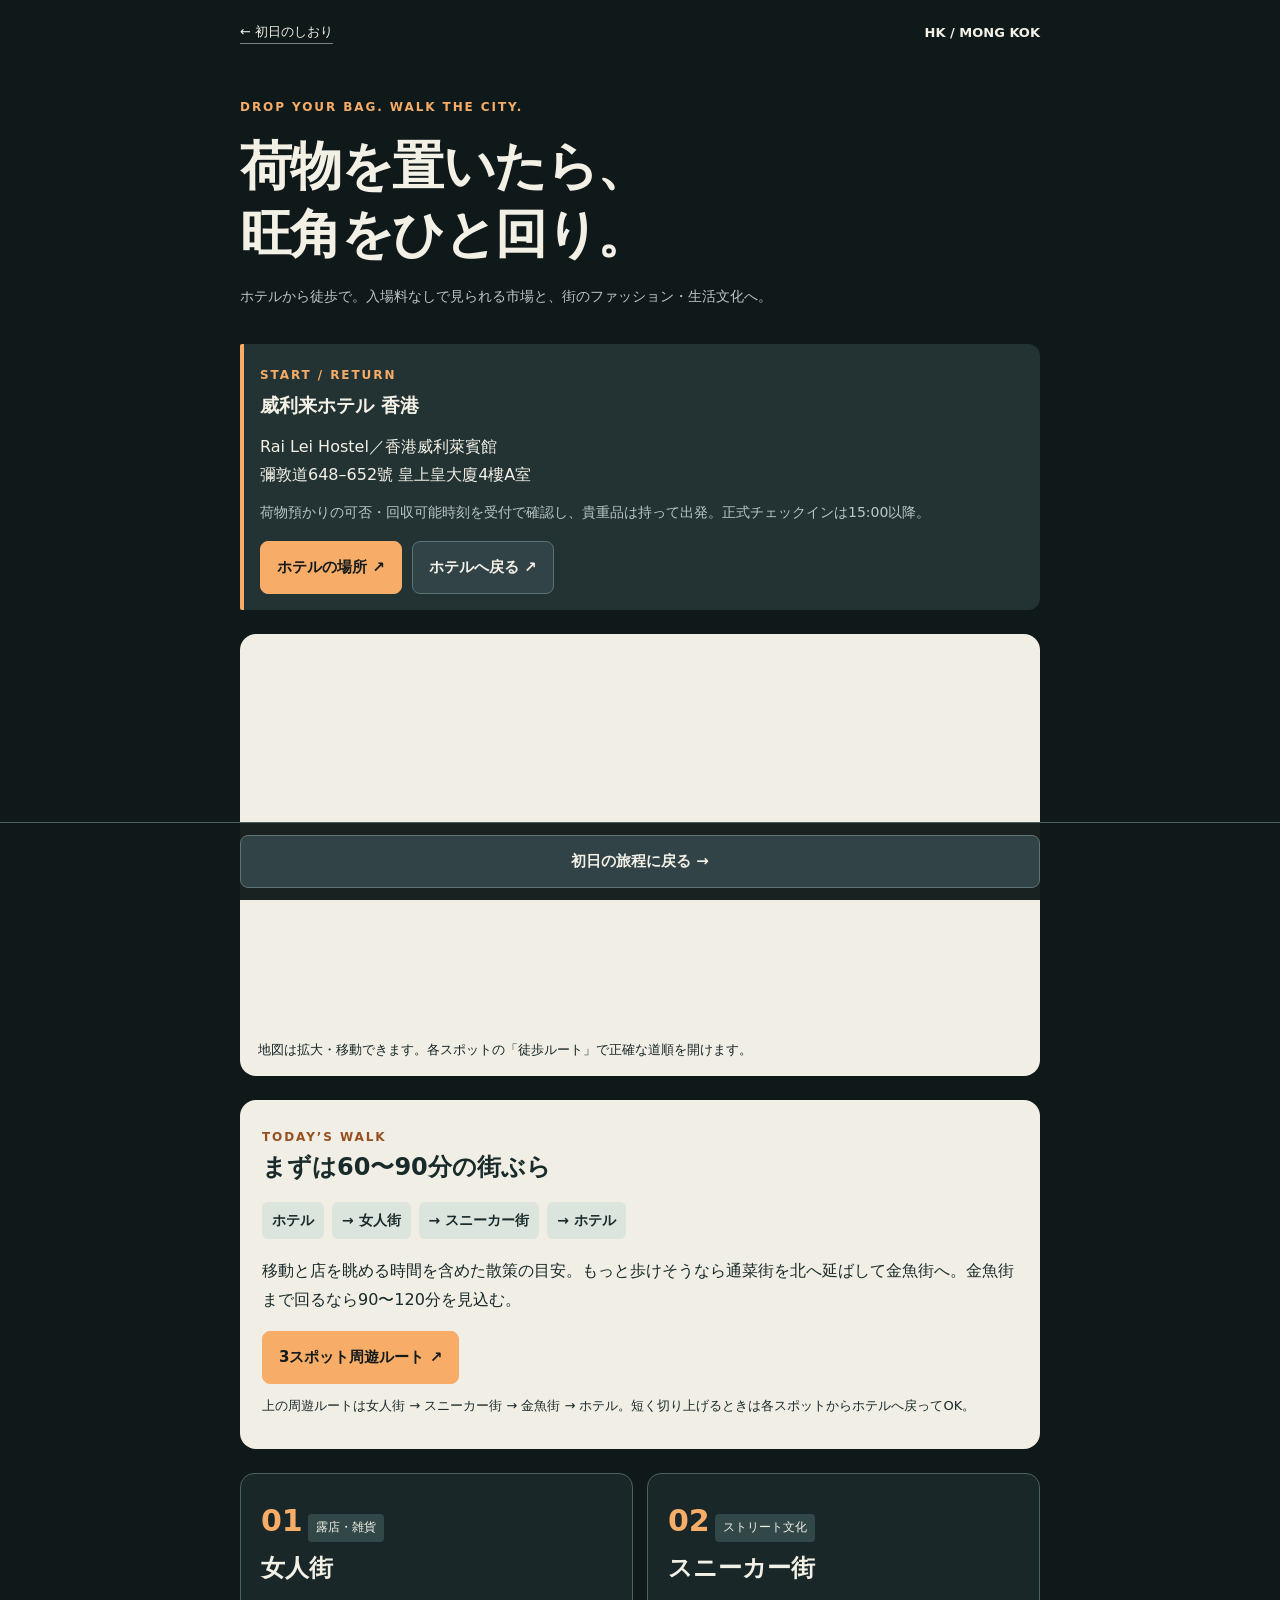
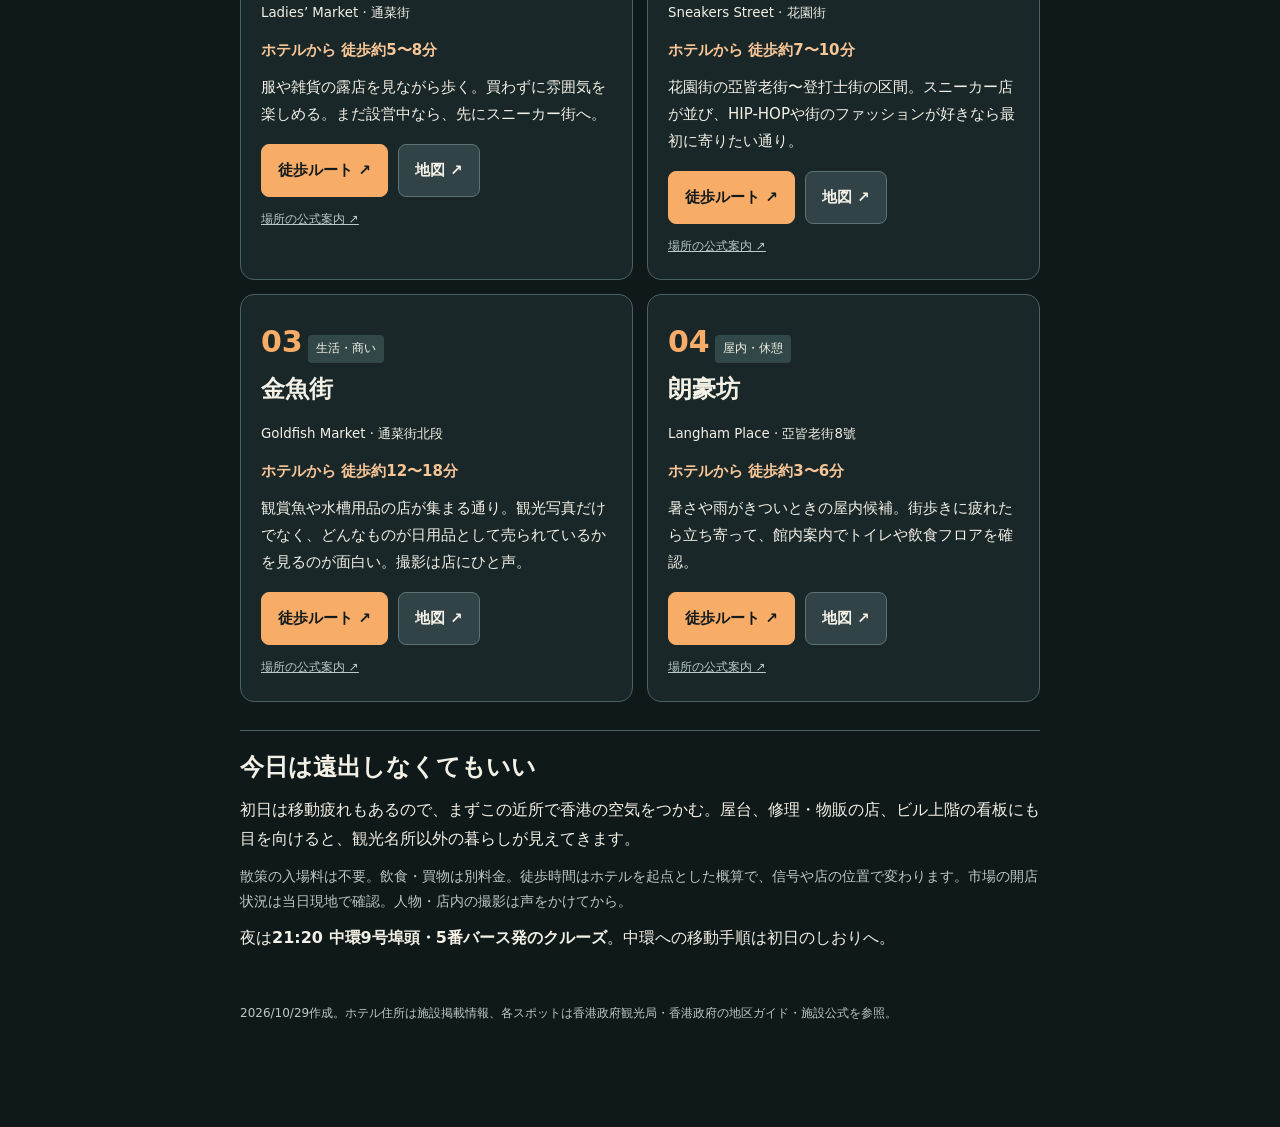
<file: hongkong/nearby.html>
<!doctype html><html lang="ja"><head><meta charset="utf-8"><meta name="viewport" content="width=device-width,initial-scale=1,viewport-fit=cover"><meta name="theme-color" content="#10191a"><title>ホテル周辺マップ｜旺角 FIELD GUIDE</title><style>
*{box-sizing:border-box}body{margin:0;background:#10191a;color:#f3f0e6;font-family:system-ui,-apple-system,"Noto Sans JP",sans-serif;line-height:1.8}a{color:inherit}header,main,footer{max-width:840px;margin:auto;padding:20px}header{display:flex;justify-content:space-between;align-items:center;font-size:13px}header a{text-decoration:none;border-bottom:1px solid #798282}.label{color:#f7ac67;letter-spacing:.16em;font-size:12px;font-weight:800}h1{font-size:clamp(32px,7vw,52px);line-height:1.3;margin:12px 0 16px;letter-spacing:-.03em}h2{font-size:24px;line-height:1.4;margin:0 0 12px}p{margin:10px 0}.muted{color:#bbc6c5;font-size:14px}.hero{padding:8px 0 24px}.hotel{background:#233334;border-left:4px solid #f7ac67;padding:16px;border-radius:2px 12px 12px 2px}.hotel strong{font-size:19px}.buttons{display:flex;gap:10px;flex-wrap:wrap;margin-top:16px}.button{display:inline-flex;text-decoration:none;padding:12px 16px;border-radius:8px;font-size:15px;font-weight:700;align-items:center;justify-content:center;background:#314346;border:1px solid #5c7273;min-height:48px}.primary{background:#f7ac67;color:#151b1c;border-color:#f7ac67}.map{overflow:hidden;border-radius:16px;background:#f1eee5;margin:24px 0;color:#142526}.map iframe{width:100%;height:390px;border:0;display:block}.map p{padding:4px 18px;font-size:13px}.plan{background:#f1eee5;color:#182a2a;border-radius:16px;padding:22px;margin:24px 0}.plan .label{color:#965020}.chain{display:flex;gap:8px;flex-wrap:wrap;margin:18px 0}.chain span{background:#dce4de;padding:6px 10px;border-radius:6px;font-weight:700;font-size:14px}.grid{display:grid;grid-template-columns:1fr 1fr;gap:14px}.spot{border:1px solid #4a6061;border-radius:14px;padding:20px;background:#192729;scroll-margin-top:20px}.spot .num{font-size:30px;font-weight:800;color:#f7ac67}.spot h2{margin-top:4px}.spot p{font-size:15px}.spot .tag{display:inline-block;background:#324848;border-radius:4px;padding:3px 8px;font-size:12px}.spot .source{display:inline-block;font-size:12px;color:#bacac8;margin-top:12px}.time{color:#f8c596;font-weight:700}.notice{border-top:1px solid #4a6061;padding-top:20px;margin-top:28px}.back{position:sticky;bottom:0;padding:12px 20px;background:#10191af5;border-top:1px solid #4a6061;text-align:center}.back .button{max-width:800px;width:100%}footer{font-size:12px;color:#bacac8;padding-bottom:24px}@media(max-width:600px){.grid{grid-template-columns:1fr}.map iframe{height:340px}.buttons .button{flex:1}.hero{padding-top:0}main{padding-top:0}}
</style></head><body><header><a href="./#arrival">← 初日のしおり</a><b>HK / MONG KOK</b></header><main><section class="hero"><span class="label">DROP YOUR BAG. WALK THE CITY.</span><h1>荷物を置いたら、<br>旺角をひと回り。</h1><p class="muted">ホテルから徒歩で。入場料なしで見られる市場と、街のファッション・生活文化へ。</p></section><section class="hotel"><span class="label">START / RETURN</span><br><strong>威利来ホテル 香港</strong><p>Rai Lei Hostel／香港威利萊賓館<br>彌敦道648–652號 皇上皇大廈4樓A室</p><p class="muted">荷物預かりの可否・回収可能時刻を受付で確認し、貴重品は持って出発。正式チェックインは15:00以降。</p><div class="buttons"><a class="button primary" href="https://www.google.com/maps/search/?api=1&amp;query=Rai%20Lei%20Hostel%20648-652%20Nathan%20Road%20Hong%20Kong" target="_blank" rel="noopener">ホテルの場所 ↗</a><a class="button" href="https://www.google.com/maps/dir/?api=1&amp;destination=Rai%20Lei%20Hostel%20648-652%20Nathan%20Road%20Hong%20Kong&amp;travelmode=walking" target="_blank" rel="noopener">ホテルへ戻る ↗</a></div></section><section class="map" aria-label="ホテルを中心とする周辺地図"><iframe title="旺角・威利来ホテル周辺のGoogleマップ" src="https://maps.google.com/maps?q=Rai%20Lei%20Hostel%20648-652%20Nathan%20Road%20Hong%20Kong&amp;z=16&amp;output=embed" loading="eager" referrerpolicy="no-referrer-when-downgrade" allowfullscreen></iframe><p>地図は拡大・移動できます。各スポットの「徒歩ルート」で正確な道順を開けます。</p></section><section class="plan"><span class="label">TODAY’S WALK</span><h2>まずは60〜90分の街ぶら</h2><div class="chain"><span>ホテル</span><span>→ 女人街</span><span>→ スニーカー街</span><span>→ ホテル</span></div><p>移動と店を眺める時間を含めた散策の目安。もっと歩けそうなら通菜街を北へ延ばして金魚街へ。金魚街まで回るなら90〜120分を見込む。</p><div class="buttons"><a class="button primary" href="https://www.google.com/maps/dir/?api=1&amp;origin=Rai%20Lei%20Hostel%20648-652%20Nathan%20Road%20Hong%20Kong&amp;destination=Rai%20Lei%20Hostel%20648-652%20Nathan%20Road%20Hong%20Kong&amp;waypoints=Ladies%20Market%20Mong%20Kok%20Hong%20Kong%7CSneakers%20Street%20Fa%20Yuen%20Street%20Hong%20Kong%7CGoldfish%20Market%20Tung%20Choi%20Street%20Hong%20Kong&amp;travelmode=walking" target="_blank" rel="noopener">3スポット周遊ルート ↗</a></div><p style="font-size:13px">上の周遊ルートは女人街 → スニーカー街 → 金魚街 → ホテル。短く切り上げるときは各スポットからホテルへ戻ってOK。</p></section><div class="grid"><article class="spot" id="ladies"><span class="num">01</span> <span class="tag">露店・雑貨</span><h2>女人街</h2><small>Ladies’ Market · 通菜街</small><p class="time">ホテルから 徒歩約5〜8分</p><p>服や雑貨の露店を見ながら歩く。買わずに雰囲気を楽しめる。まだ設営中なら、先にスニーカー街へ。</p><div class="buttons"><a class="button primary" href="https://www.google.com/maps/dir/?api=1&amp;origin=Rai%20Lei%20Hostel%20648-652%20Nathan%20Road%20Hong%20Kong&amp;destination=Ladies%20Market%20Mong%20Kok%20Hong%20Kong&amp;travelmode=walking" target="_blank" rel="noopener">徒歩ルート ↗</a><a class="button" href="https://www.google.com/maps/search/?api=1&amp;query=Ladies%20Market%20Mong%20Kok%20Hong%20Kong" target="_blank" rel="noopener">地図 ↗</a></div><a class="source" href="https://www.discoverhongkong.com/eng/place-to-go/travel.guide-ladies-market.html" target="_blank" rel="noopener">場所の公式案内 ↗</a></article><article class="spot" id="sneakers"><span class="num">02</span> <span class="tag">ストリート文化</span><h2>スニーカー街</h2><small>Sneakers Street · 花園街</small><p class="time">ホテルから 徒歩約7〜10分</p><p>花園街の亞皆老街〜登打士街の区間。スニーカー店が並び、HIP-HOPや街のファッションが好きなら最初に寄りたい通り。</p><div class="buttons"><a class="button primary" href="https://www.google.com/maps/dir/?api=1&amp;origin=Rai%20Lei%20Hostel%20648-652%20Nathan%20Road%20Hong%20Kong&amp;destination=Sneakers%20Street%20Fa%20Yuen%20Street%20Hong%20Kong&amp;travelmode=walking" target="_blank" rel="noopener">徒歩ルート ↗</a><a class="button" href="https://www.google.com/maps/search/?api=1&amp;query=Sneakers%20Street%20Fa%20Yuen%20Street%20Hong%20Kong" target="_blank" rel="noopener">地図 ↗</a></div><a class="source" href="https://www.gohk.gov.hk/en/spots/spot_detail.php?spot=Sneaker+Street" target="_blank" rel="noopener">場所の公式案内 ↗</a></article><article class="spot" id="goldfish"><span class="num">03</span> <span class="tag">生活・商い</span><h2>金魚街</h2><small>Goldfish Market · 通菜街北段</small><p class="time">ホテルから 徒歩約12〜18分</p><p>観賞魚や水槽用品の店が集まる通り。観光写真だけでなく、どんなものが日用品として売られているかを見るのが面白い。撮影は店にひと声。</p><div class="buttons"><a class="button primary" href="https://www.google.com/maps/dir/?api=1&amp;origin=Rai%20Lei%20Hostel%20648-652%20Nathan%20Road%20Hong%20Kong&amp;destination=Goldfish%20Market%20Tung%20Choi%20Street%20Hong%20Kong&amp;travelmode=walking" target="_blank" rel="noopener">徒歩ルート ↗</a><a class="button" href="https://www.google.com/maps/search/?api=1&amp;query=Goldfish%20Market%20Tung%20Choi%20Street%20Hong%20Kong" target="_blank" rel="noopener">地図 ↗</a></div><a class="source" href="https://www.discoverhongkong.com/eng/place-to-go/travel.guide-goldfish-market.html" target="_blank" rel="noopener">場所の公式案内 ↗</a></article><article class="spot" id="langham"><span class="num">04</span> <span class="tag">屋内・休憩</span><h2>朗豪坊</h2><small>Langham Place · 亞皆老街8號</small><p class="time">ホテルから 徒歩約3〜6分</p><p>暑さや雨がきついときの屋内候補。街歩きに疲れたら立ち寄って、館内案内でトイレや飲食フロアを確認。</p><div class="buttons"><a class="button primary" href="https://www.google.com/maps/dir/?api=1&amp;origin=Rai%20Lei%20Hostel%20648-652%20Nathan%20Road%20Hong%20Kong&amp;destination=Langham%20Place%208%20Argyle%20Street%20Hong%20Kong&amp;travelmode=walking" target="_blank" rel="noopener">徒歩ルート ↗</a><a class="button" href="https://www.google.com/maps/search/?api=1&amp;query=Langham%20Place%208%20Argyle%20Street%20Hong%20Kong" target="_blank" rel="noopener">地図 ↗</a></div><a class="source" href="https://www.langhamplace.com.hk/visit-us/contact-us" target="_blank" rel="noopener">場所の公式案内 ↗</a></article></div><section class="notice"><h2>今日は遠出しなくてもいい</h2><p>初日は移動疲れもあるので、まずこの近所で香港の空気をつかむ。屋台、修理・物販の店、ビル上階の看板にも目を向けると、観光名所以外の暮らしが見えてきます。</p><p class="muted">散策の入場料は不要。飲食・買物は別料金。徒歩時間はホテルを起点とした概算で、信号や店の位置で変わります。市場の開店状況は当日現地で確認。人物・店内の撮影は声をかけてから。</p><p>夜は<strong>21:20 中環9号埠頭・5番バース発のクルーズ</strong>。中環への移動手順は初日のしおりへ。</p></section></main><footer>2026/10/29作成。ホテル住所は施設掲載情報、各スポットは香港政府観光局・香港政府の地区ガイド・施設公式を参照。</footer><div class="back"><a class="button" href="./#arrival">初日の旅程に戻る →</a></div></body></html>
</file>
<file: hongkong/style.css>
@import url('https://fonts.googleapis.com/css2?family=Archivo+Black&family=Noto+Sans+JP:wght@400;500;600;700;800;900&display=swap');

:root {
  --bg: #070b0d;
  --surface: #101719;
  --surface-2: #172023;
  --paper: #f2f0e8;
  --white: #fffdf5;
  --ink: #111719;
  --muted: #8d9a99;
  --red: #ff4d24;
  --yellow: #ffc92c;
  --mint: #55d9aa;
  --blue: #4cb3da;
  --line-dark: rgba(255,255,255,.16);
  --line-light: rgba(17,23,25,.18);
  --max: 1120px;
}

* { box-sizing: border-box; }
html { scroll-behavior: smooth; background: var(--bg); }
body { margin: 0; background: var(--bg); color: var(--white); font-family: "Noto Sans JP", system-ui, sans-serif; line-height: 1.65; }
body::before { content: ""; position: fixed; inset: 0; z-index: -1; pointer-events: none; background-image: linear-gradient(rgba(255,255,255,.025) 1px, transparent 1px), linear-gradient(90deg, rgba(255,255,255,.025) 1px, transparent 1px); background-size: 44px 44px; mask-image: linear-gradient(to bottom, #000, transparent 75%); }
button, a, input, textarea { font: inherit; }
button { color: inherit; cursor: pointer; }
a { color: inherit; text-underline-offset: 4px; }
.skip { position: fixed; top: -60px; left: 12px; z-index: 99; background: var(--white); color: var(--ink); padding: 8px 14px; }
.skip:focus { top: 12px; }

.topbar { position: sticky; top: 0; z-index: 30; height: 74px; padding: 0 max(20px,calc((100vw - var(--max))/2)); display: flex; align-items: center; justify-content: space-between; background: rgba(7,11,13,.9); border-bottom: 1px solid var(--line-dark); backdrop-filter: blur(18px); }
.brand { display: flex; gap: 12px; align-items: center; border: 0; background: none; text-align: left; padding: 0; }
.brand-mark { display: grid; place-items: center; width: 42px; height: 42px; background: var(--red); color: #fff; font: 14px "Archivo Black", sans-serif; transform: rotate(-3deg); }
.brand b { display: block; color: #fff; font: 13px "Archivo Black", sans-serif; letter-spacing: .08em; }
.brand small { display: block; color: var(--muted); font-size: 9px; letter-spacing: .18em; }
.top-actions { display: flex; align-items: center; gap: 14px; }
.trip-chip { display: flex; align-items: center; gap: 8px; font-size: 11px; font-weight: 800; letter-spacing: .04em; }
.trip-chip i, .pulse { width: 7px; height: 7px; background: var(--mint); box-shadow: 0 0 0 4px rgba(85,217,170,.14); }
.icon-button { border: 1px solid #64706f; background: transparent; padding: 8px 13px; color: #fff; font-size: 11px; font-weight: 800; }
.icon-button:hover, .icon-button:focus-visible { border-color: var(--red); color: var(--red); }

.home-view, .stage-view { width: min(var(--max),calc(100% - 40px)); margin: auto; }
.home-view { min-height: calc(100vh - 74px); padding: 64px 0 80px; }
.home-copy { position: relative; max-width: 900px; }
.eyebrow { margin: 0 0 16px; color: var(--red); font: 11px "Archivo Black", sans-serif; letter-spacing: .18em; }
.home-copy h1, .stage-hero h1 { margin: 0; color: #fff; font-size: clamp(62px,10vw,128px); line-height: .94; letter-spacing: -.085em; }
.home-copy > p:not(.eyebrow) { max-width: 640px; margin: 26px 0 22px; color: #c8d0ce; font-size: 14px; font-weight: 600; }
.trip-proof { display: flex; align-items: center; gap: 12px; flex-wrap: wrap; width: fit-content; padding: 12px 16px; border-left: 3px solid var(--red); background: rgba(255,255,255,.055); }
.trip-proof span { color: var(--yellow); font: 10px "Archivo Black", sans-serif; letter-spacing: .1em; }
.trip-proof b { font-size: 11px; }
.trip-proof i { color: var(--red); font-style: normal; }
.current-guide { display: grid; grid-template-columns: 10px 1fr auto; align-items: center; gap: 16px; max-width: 560px; margin: 34px 0 26px; padding: 15px 15px 15px 18px; border: 1px solid #38504a; border-left: 4px solid var(--mint); background: var(--surface); }
.current-guide > div { display: flex; flex-direction: column; }
.current-guide small { color: var(--muted); font-size: 9px; font-weight: 800; letter-spacing: .12em; }
.current-guide b { font-size: 16px; }
.current-guide button { border: 0; background: var(--white); color: var(--ink); padding: 11px 16px; font-size: 11px; font-weight: 900; }

.entrance-grid { display: grid; grid-template-columns: 1fr 1fr; border-top: 1px solid var(--line-dark); border-left: 1px solid var(--line-dark); }
.entrance { --accent: var(--red); position: relative; min-height: 220px; padding: 25px 28px; text-align: left; border: 0; border-right: 1px solid var(--line-dark); border-bottom: 1px solid var(--line-dark); background: rgba(16,23,25,.8); overflow: hidden; transition: background .18s, transform .18s; }
.entrance::before { content: ""; position: absolute; inset: 0 auto 0 0; width: 4px; background: var(--accent); transform: scaleY(0); transform-origin: bottom; transition: transform .18s; }
.entrance::after { content: attr(data-open-stage); position: absolute; right: -8px; bottom: -28px; color: rgba(255,255,255,.025); font: 84px "Archivo Black", sans-serif; text-transform: uppercase; }
.entrance:hover, .entrance:focus-visible, .entrance.is-now { background: #192326; outline: none; }
.entrance:hover::before, .entrance:focus-visible::before, .entrance.is-now::before { transform: scaleY(1); }
.entrance-no { color: var(--accent); font: 12px "Archivo Black", sans-serif; }
.entrance-time { display: block; margin: 24px 0 4px; color: var(--muted); font-size: 10px; font-weight: 800; letter-spacing: .08em; }
.entrance strong { display: block; color: #fff; font-size: clamp(32px,4vw,50px); line-height: 1.1; letter-spacing: -.055em; }
.entrance > span:nth-of-type(3) { display: block; margin-top: 10px; color: #b8c2c0; font-size: 12px; }
.entrance i { position: absolute; right: 28px; top: 26px; color: var(--accent); font-style: normal; font-size: 24px; }
.entrance-flight { --accent: var(--blue); }
.entrance-arrival { --accent: var(--yellow); }
.entrance-day2 { --accent: #ff7458; }
.home-note { margin: 22px 0 0; color: var(--muted); font-size: 10px; text-align: right; }

.stage-view { padding-bottom: 130px; }
.stage-hero { position: relative; padding: 58px 0 42px; border-bottom: 1px solid var(--line-dark); }
.stage-hero h1 { font-size: clamp(64px,10vw,118px); }
.stage-hero > p:last-child { max-width: 680px; margin-bottom: 0; color: #c4cdcb; font-size: 14px; font-weight: 600; }
.back { margin-bottom: 28px; padding: 0; border: 0; background: none; color: var(--muted); font-size: 11px; font-weight: 900; letter-spacing: .08em; }
.back:hover { color: var(--red); }

.action-card { --card-accent: var(--red); position: relative; display: grid; grid-template-columns: 1fr auto; min-height: 270px; margin: 28px 0; padding: 34px 38px; border: 1px solid #354143; border-left: 8px solid var(--card-accent); background: #11191b; color: #fff; overflow: hidden; }
.action-card::after { content: ""; position: absolute; inset: 0; pointer-events: none; background: repeating-linear-gradient(135deg,transparent 0 20px,rgba(255,255,255,.018) 20px 21px); }
.action-card > span { grid-column: 1/-1; z-index: 1; color: var(--card-accent); font: 10px "Archivo Black", sans-serif; letter-spacing: .16em; }
.action-card h2 { align-self: end; z-index: 1; margin: 26px 0 0; color: #fff; font-size: clamp(30px,5vw,56px); line-height: 1.15; letter-spacing: -.055em; }
.action-card h2 b { color: var(--yellow); }
.deadline { z-index: 1; align-self: end; padding-left: 36px; text-align: right; }
.deadline small { display: block; color: var(--muted); font-size: 10px; font-weight: 800; }
.deadline strong { color: #fff; font: clamp(34px,6vw,64px) "Archivo Black", sans-serif; line-height: 1; }
.action-card > a { position: absolute; z-index: 2; left: 38px; bottom: 24px; color: var(--white); font-size: 11px; font-weight: 800; }
.action-card.sky { --card-accent: var(--blue); }
.action-card.amber { --card-accent: var(--yellow); }
.action-card.red { --card-accent: #ff7458; }

.content-block { margin: 24px 0; padding: 34px; background: var(--paper); color: var(--ink); box-shadow: 0 20px 60px rgba(0,0,0,.17); }
.block-heading { display: flex; gap: 20px; align-items: baseline; margin-bottom: 26px; padding-bottom: 17px; border-bottom: 2px solid var(--ink); }
.block-heading span { color: var(--red); font: 10px "Archivo Black", sans-serif; letter-spacing: .14em; }
.block-heading h2 { margin: 0; font-size: clamp(23px,4vw,35px); line-height: 1.2; letter-spacing: -.04em; }
.lead { font-size: 13px; }
.route-steps { counter-reset: route; display: grid; grid-template-columns: repeat(4,1fr); margin: 0 0 26px; padding: 0; list-style: none; border: 1px solid var(--line-light); }
.route-steps li { position: relative; min-height: 175px; padding: 50px 20px 18px; border-right: 1px solid var(--line-light); }
.route-steps li:last-child { border-right: 0; }
.route-steps li::before { counter-increment: route; content: counter(route,decimal-leading-zero); position: absolute; top: 14px; left: 19px; color: var(--red); font: 19px "Archivo Black", sans-serif; }
.route-steps b { font-size: 13px; }
.route-steps p { margin: 7px 0; color: #42504d; font-size: 11px; }
.button-row { display: flex; gap: 8px; flex-wrap: wrap; }
.button { display: inline-flex; text-decoration: none; border: 1px solid var(--ink); padding: 9px 14px; color: var(--ink); font-size: 11px; font-weight: 900; }
.button.primary { background: var(--ink); color: #fff; }
.fineprint { margin: 14px 0 0; color: #68736f; font-size: 10px; }
.checklist { display: grid; grid-template-columns: 1fr 1fr; gap: 1px; background: var(--line-light); border: 1px solid var(--line-light); }
.checklist label { display: flex; align-items: flex-start; gap: 12px; min-height: 70px; padding: 15px; background: var(--white); font-size: 12px; font-weight: 700; cursor: pointer; }
.checklist input { width: 19px; height: 19px; flex: 0 0 auto; margin: 1px 0; accent-color: var(--red); }
.checklist label:has(input:checked) { background: #dbe9df; color: #5d6b66; text-decoration: line-through; }
.split-cards { display: grid; grid-template-columns: 1.2fr .8fr; gap: 2px; background: var(--bg); }
.mini-card { padding: 27px; background: var(--paper); color: var(--ink); }
.mini-card > span, .hotel-options span { color: var(--red); font: 9px "Archivo Black", sans-serif; letter-spacing: .14em; }
.mini-card h3 { margin: 8px 0; font-size: 25px; }
.flight-mini > div { display: grid; grid-template-columns: auto 1fr auto auto 1fr; gap: 8px; align-items: baseline; }
.flight-mini b { font: 24px "Archivo Black", sans-serif; }
.flight-mini i, .flight-mini em { font-size: 10px; font-style: normal; }
.mini-card a { font-size: 11px; font-weight: 900; }
.warning { background: var(--red); color: #fff; }
.warning > span { color: var(--yellow); }
.warning p { font-size: 12px; }
.next-stage { display: flex; justify-content: space-between; align-items: center; width: 100%; margin-top: 24px; padding: 21px 25px; border: 1px solid #3b494b; border-left: 5px solid var(--red); background: var(--surface); color: #fff; text-align: left; }
.next-stage small { color: var(--muted); }
.next-stage strong { font-size: 17px; }

.selected-hotel { margin: 20px 0; }
.selected-hotel.empty { padding: 20px; border: 1px dashed #6b7773; background: #e6e3d9; font-size: 13px; }
.selected-hotel:not(.empty) { padding: 22px; border-left: 6px solid var(--mint); background: var(--ink); color: #fff; }
.selected-hotel h3 { margin: 2px 0 5px; font-size: 23px; }
.selected-hotel p { margin: 5px 0; font-size: 12px; }
.selected-hotel a { color: var(--yellow); font-size: 11px; font-weight: 900; }
.hotel-options { display: grid; grid-template-columns: repeat(3,1fr); gap: 1px; background: var(--line-light); border: 1px solid var(--line-light); }
.hotel-options button { min-height: 130px; padding: 17px; text-align: left; border: 0; background: var(--white); color: var(--ink); }
.hotel-options button[aria-pressed=true] { box-shadow: inset 0 -6px var(--red); background: #fff7de; }
.hotel-options b, .hotel-options small { display: block; }
.hotel-options b { margin: 6px 0; font-size: 14px; }
.hotel-options small { color: #66716e; font-size: 10px; }
.compact-steps { display: grid; grid-template-columns: repeat(4,1fr); gap: 1px; margin: 0; padding: 0; background: var(--line-light); border: 1px solid var(--line-light); list-style: none; }
.compact-steps li { min-height: 130px; padding: 18px; background: var(--white); }
.compact-steps b, .compact-steps span { display: block; }
.compact-steps b { margin-bottom: 8px; color: var(--red); }
.compact-steps span { font-size: 11px; }
.question-card { padding: 28px; border-left: 7px solid var(--yellow); background: #273234; color: #fff; }
.question-card span { color: var(--yellow); font-size: 9px; font-weight: 900; letter-spacing: .14em; }
.question-card p { margin: 8px 0 0; font-size: clamp(18px,3vw,30px); font-weight: 800; line-height: 1.5; }

.day-timeline { position: relative; }
.day-timeline::before { content: ""; position: absolute; top: 15px; bottom: 15px; left: 43px; width: 2px; background: #b7bbb4; }
.day-timeline article { position: relative; display: grid; grid-template-columns: 96px 1fr; min-height: 100px; }
.day-timeline time { z-index: 1; align-self: start; width: 76px; padding: 6px 0; background: var(--ink); color: #fff; text-align: center; font: 12px "Archivo Black", sans-serif; }
.day-timeline article > div { padding: 1px 0 30px; }
.day-timeline b { font-size: 16px; }
.day-timeline p { margin: 5px 0; color: #43504d; font-size: 12px; }
.day-timeline a, .text-button { border: 0; background: none; padding: 0; color: #c52d0c; font-size: 11px; font-weight: 900; }
.day-timeline .critical > div { padding: 17px 19px; border-left: 6px solid var(--red); background: #ffd8ca; }
.day-timeline .critical time { background: var(--red); }
.spot-strip { display: grid; grid-template-columns: repeat(3,1fr); gap: 1px; margin: 24px 0; background: #344042; border: 1px solid #344042; }
.spot-strip article { min-height: 260px; padding: 26px; background: var(--surface); color: #fff; }
.spot-strip span { color: var(--red); font: 9px "Archivo Black", sans-serif; }
.spot-strip h3 { margin: 8px 0; font-size: 27px; }
.spot-strip p { color: #b7c0be; font-size: 12px; }
.spot-strip b, .spot-strip small { display: block; }
.spot-strip b { color: var(--yellow); font-size: 9px; }
.spot-strip small { font-size: 11px; }
.ethics { display: grid; grid-template-columns: 160px 1fr; gap: 25px; padding: 24px; border: 1px solid #445052; background: #111719; }
.ethics b { color: var(--yellow); }
.ethics p { margin: 0; color: #b7c0be; font-size: 12px; }

.return-card { margin-top: 24px; padding: 34px; border: 1px solid #5f6665; border-top: 8px solid var(--red); background: #0b0f11; color: #fff; }
.return-card > p { display: flex; align-items: center; gap: 12px; color: var(--yellow); font: 10px "Archivo Black", sans-serif; letter-spacing: .13em; }
.verified { padding: 5px 8px; background: var(--mint); color: #062319; letter-spacing: .1em; }
.return-card h2 { margin: 18px 0; font-size: clamp(30px,5vw,52px); letter-spacing: -.05em; }
.flight-route { display: flex; align-items: center; gap: 18px; margin: 20px 0 6px; padding: 14px 0; border-top: 1px solid #475153; border-bottom: 1px solid #475153; }
.flight-route span { display: flex; gap: 8px; align-items: baseline; color: var(--red); font: 22px "Archivo Black", sans-serif; }
.flight-route b { color: #fff; font: 12px "Noto Sans JP", sans-serif; }
.flight-route i { color: var(--muted); font-style: normal; }
.return-times { display: flex; align-items: center; justify-content: space-between; margin: 0 0 25px; padding: 25px 0; border-bottom: 1px solid #475153; }
.return-times span { display: flex; flex-direction: column; }
.return-times b { font: clamp(27px,5vw,50px) "Archivo Black", sans-serif; }
.return-times small { color: var(--muted); font-size: 10px; font-weight: 700; }
.return-times i { color: var(--red); font-style: normal; }
.return-card > strong { display: block; color: #ff795b; font-size: 17px; }
.return-card > a { display: inline-block; margin-top: 17px; color: var(--yellow); font-size: 11px; font-weight: 900; }

.stage-nav { position: fixed; z-index: 25; left: 50%; bottom: max(14px,env(safe-area-inset-bottom)); transform: translateX(-50%); display: grid; grid-template-columns: repeat(4,1fr); width: min(640px,calc(100% - 24px)); padding: 5px; border: 1px solid #3f4b4c; background: rgba(7,11,13,.94); box-shadow: 0 15px 50px rgba(0,0,0,.45); backdrop-filter: blur(15px); }
.stage-nav[hidden] { display: none; }
.stage-nav button { border: 0; border-right: 1px solid #30393a; background: transparent; color: #b7c0be; padding: 9px; font-size: 10px; font-weight: 800; }
.stage-nav button:last-child { border-right: 0; }
.stage-nav span { display: block; color: var(--red); font: 9px "Archivo Black", sans-serif; }
.stage-nav button[aria-current=page] { background: var(--white); color: var(--ink); }

dialog { width: min(640px,100%); height: 100%; max-height: none; margin: 0 0 0 auto; padding: 0; border: 0; background: var(--paper); color: var(--ink); box-shadow: -20px 0 80px rgba(0,0,0,.45); }
dialog::backdrop { background: rgba(0,0,0,.7); backdrop-filter: blur(4px); }
.drawer-head { position: sticky; top: 0; z-index: 1; display: flex; align-items: center; justify-content: space-between; padding: 26px 28px; border-bottom: 6px solid var(--red); background: var(--bg); color: #fff; }
.drawer-head p { margin: 0; color: var(--red); font: 9px "Archivo Black", sans-serif; letter-spacing: .14em; }
.drawer-head h2 { margin: 2px 0; }
.drawer-head button { width: 42px; height: 42px; border: 1px solid #64706f; background: none; color: #fff; font-size: 23px; }
.drawer-body { padding: 28px; }
.drawer-body section { padding: 23px 0; border-bottom: 1px solid var(--line-light); }
.drawer-body h3 { margin: 0 0 14px; font-size: 17px; }
.drawer-body p { font-size: 12px; }
.fact-list { margin: 0; }
.fact-list > div { display: grid; grid-template-columns: 90px 1fr; padding: 12px 0; }
.fact-list dt { color: #c52d0c; font-size: 10px; font-weight: 900; }
.fact-list dd { margin: 0; font-size: 12px; font-weight: 600; }
.drawer-total { font-size: 18px!important; }
.drawer-total b { font-size: 35px; }
textarea { width: 100%; resize: vertical; border: 1px solid var(--line-light); background: #fff; padding: 14px; color: var(--ink); }
.save-status { opacity: .6; }
.source-links { display: grid; grid-template-columns: 1fr 1fr; gap: 1px; background: var(--line-light); border: 1px solid var(--line-light); }
.source-links a { padding: 11px; background: #fff; text-decoration: none; font-size: 11px; font-weight: 800; }

@media (max-width: 800px) {
  .route-steps, .compact-steps { grid-template-columns: 1fr 1fr; }
  .route-steps li:nth-child(2) { border-right: 0; }
  .route-steps li:nth-child(-n+2) { border-bottom: 1px solid var(--line-light); }
  .hotel-options { grid-template-columns: 1fr; }
  .hotel-options button { min-height: auto; }
  .split-cards { grid-template-columns: 1fr; }
}

@media (max-width: 580px) {
  .topbar { height: 64px; padding: 0 13px; }
  .brand-mark { width: 36px; height: 36px; }
  .brand small, .trip-chip { display: none; }
  .icon-button { padding: 7px 10px; }
  .home-view, .stage-view { width: min(100% - 24px,var(--max)); }
  .home-view { padding: 40px 0 75px; }
  .home-copy h1 { font-size: 59px; }
  .home-copy > p:not(.eyebrow) { margin: 18px 0; font-size: 12px; }
  .trip-proof { display: grid; grid-template-columns: 1fr; gap: 4px; width: 100%; }
  .trip-proof i { display: none; }
  .current-guide { margin: 23px 0 18px; }
  .entrance-grid { grid-template-columns: 1fr; }
  .entrance { min-height: 170px; padding: 20px; }
  .entrance-time { margin-top: 16px; }
  .entrance strong { font-size: 37px; }
  .entrance i { top: 18px; right: 20px; }
  .home-note { text-align: left; }
  .stage-hero { padding: 38px 0 28px; }
  .stage-hero h1 { font-size: 66px; }
  .stage-hero > p:last-child { font-size: 12px; }
  .back { margin-bottom: 22px; }
  .action-card { grid-template-columns: 1fr; min-height: 300px; padding: 26px; }
  .action-card h2 { align-self: center; }
  .deadline { padding: 0; text-align: left; }
  .action-card > a { left: 26px; }
  .content-block { padding: 21px; margin: 18px 0; }
  .block-heading { display: block; }
  .block-heading span { display: block; margin-bottom: 6px; }
  .route-steps, .compact-steps { grid-template-columns: 1fr; }
  .route-steps li { min-height: auto; padding: 15px 14px 15px 56px; border-right: 0; border-bottom: 1px solid var(--line-light); }
  .route-steps li::before { top: 15px; left: 15px; }
  .checklist { grid-template-columns: 1fr; }
  .flight-mini > div { grid-template-columns: auto 1fr auto auto 1fr; }
  .spot-strip { display: flex; overflow-x: auto; scroll-snap-type: x mandatory; margin-right: -12px; padding-right: 12px; background: none; border: 0; gap: 8px; }
  .spot-strip article { min-width: 84%; scroll-snap-align: start; }
  .ethics { grid-template-columns: 1fr; gap: 6px; }
  .return-card { padding: 24px; }
  .return-card > p { display: grid; justify-items: start; }
  .flight-route { gap: 10px; }
  .return-times { align-items: flex-start; }
  .return-times i { display: none; }
  .return-times span { width: 32%; }
  .return-times b { font-size: 28px; }
  .return-times small { font-size: 8px; }
  .source-links { grid-template-columns: 1fr; }
  .drawer-head, .drawer-body { padding-left: 20px; padding-right: 20px; }
}

@media print {
  body { background: #fff; color: #000; }
  .topbar, .stage-nav, .back, .next-stage, .button-row, .icon-button { display: none!important; }
  .home-view { display: none; }
  .stage-view[hidden] { display: block; }
  .stage-view { padding: 20px; }
  .action-card, .return-card, .question-card, .spot-strip article { color: #000; background: #fff; border: 1px solid #000; break-inside: avoid; }
  .content-block { box-shadow: none; border: 1px solid #000; break-inside: avoid; }
}

/* Preparation entrance and five-stage navigation */
.entrance-prep { --accent: var(--mint); grid-column: 1 / -1; min-height: 180px; }
.stage-nav { grid-template-columns: repeat(5,minmax(0,1fr)); }
.stage-nav button { padding: 10px 3px; min-height: 48px; }
.prep-summary { margin: 28px 0; padding: 26px; border: 1px solid #44675b; border-left: 6px solid var(--mint); background: var(--surface); }
.prep-summary > div { display:flex; justify-content:space-between; gap:12px; align-items:center; }
.prep-summary strong { font-size:24px; color:var(--mint); }
.prep-summary progress { width:100%; height:12px; margin-top:18px; accent-color:var(--mint); }
.prep-summary p { color:#c4cdcb; font-size:12px; margin-bottom:0; }
#stage-prep .checklist label { font-size:14px; line-height:1.8; min-height:80px; }
#stage-prep .checklist input { width:22px; height:22px; margin-top:3px; }
@media(max-width:580px) { .prep-summary { padding:20px; } .prep-summary strong { font-size:21px; } }

.stage-nav { grid-template-columns:repeat(6,minmax(0,1fr)); width:min(760px,calc(100% - 16px)); }
.entrance-prep { grid-column:auto; }
.ticket-notice { margin:28px 0; padding:24px; background:#172023; border-left:5px solid var(--yellow); font-size:14px; }
.ticket-notice b { color:var(--yellow); } .ticket-notice .fineprint { color:#bdc9c6; }
.wallet-status { padding:12px 0; font-size:13px; color:#c8d4d1; }
.ticket-slot { padding:20px 0; border-top:1px solid var(--line-light); }
.ticket-slot h3 { font-size:25px; margin:6px 0; overflow-wrap:anywhere; }
.ticket-slot p { font-size:14px; } .ticket-label { font-weight:900; color:#b62b12; }
.ticket-route { font-weight:800; } .ticket-files { display:grid; gap:12px; margin:18px 0; }
.ticket-file { display:flex; flex-wrap:wrap; align-items:center; gap:10px; padding:16px; background:#fff; border:1px solid #a0aba5; }
.ticket-file > div { flex:1; min-width:160px; overflow-wrap:anywhere; } .ticket-file small { display:block; color:#506158; }
.upload-button { cursor:pointer; position:relative; }
.upload-button input { position:absolute; width:1px; height:1px; opacity:0; }
.upload-button:focus-within { outline:3px solid var(--red); }
.unlock-row { display:flex; gap:10px; flex-wrap:wrap; margin-top:8px; }
.unlock-row input { min-width:180px; flex:1; padding:12px; border:1px solid #63716a; color:#111; background:#fff; font:16px monospace; }
#ticket-viewer { width:min(100%,1000px); margin:auto; }
#ticket-viewer .drawer-head h2 { font-size:18px; }
.viewer-actions { display:flex; gap:12px; flex-wrap:wrap; padding:16px; background:#f2f0e8; }
#ticket-viewer-body { overflow:auto; height:calc(100% - 160px); background:#d8d8d8; }
#ticket-viewer-body img { display:block; width:100%; height:auto; }
#ticket-viewer-body.zoomed img { width:1400px; max-width:none; }
#ticket-viewer-body iframe { width:100%; height:100%; border:0; }
@media(max-width:580px) { .stage-nav button { font-size:10px; white-space:nowrap; } .ticket-slot h3 { font-size:22px; } .ticket-file .button { min-height:44px; } }

/* Conversation cards */
.stage-nav{grid-template-columns:repeat(7,minmax(0,1fr));width:min(850px,calc(100% - 12px))}
.stage-nav button{padding:10px 1px;font-size:10px;min-height:48px}
.phrase-controls{position:relative}.phrase-controls input[type=search]{width:100%;padding:15px;border:2px solid #647373;background:#fffef8;color:#10191a;border-radius:6px;font:inherit;font-size:16px;margin:8px 0 16px}.phrase-filters{display:flex;flex-wrap:wrap;gap:8px}.phrase-filters button{min-height:44px;border:1px solid #526363;border-radius:5px;padding:8px 12px;background:#f1eee5;color:#162425;font:inherit;font-size:14px;font-weight:800}.phrase-filters button[aria-pressed=true]{background:#172b2b;color:#fff;border-color:#172b2b}.phrase-grid{display:grid;grid-template-columns:1fr 1fr;gap:14px;margin:0 0 32px}.phrase-card{background:var(--white,#f3f0e6);color:var(--ink,#132122);padding:24px;border-top:3px solid var(--red,#fa4b2c)}.phrase-card h2{font-size:21px;margin:0 0 14px}.phrase-zh{font-size:26px;line-height:1.6;font-weight:800;margin:8px 0}.phrase-reading{font-size:13px;color:#51605c;overflow-wrap:anywhere}.phrase-en{font-size:16px;line-height:1.6}.phrase-card .button-row{gap:8px;flex-wrap:wrap}.phrase-card .button{min-height:46px;font-size:13px;padding:10px 12px}.phrase-card small{display:block;margin-top:12px;color:#4e5b57}.phrase-show{padding:24px}.phrase-show #phrase-show-zh{font-size:clamp(32px,6vw,56px);line-height:1.5;font-weight:800}.phrase-show #phrase-show-en{font-size:24px;line-height:1.6}#phrase-viewer{width:min(800px,calc(100% - 24px));max-height:85dvh;overflow:auto;background:#fffdf6;color:#132122}#phrase-viewer[open]{display:block}button:focus-visible,a:focus-visible{outline:3px solid #e9762f;outline-offset:3px}@media(max-width:640px){.phrase-grid{grid-template-columns:1fr}.phrase-card{padding:20px}.phrase-zh{font-size:25px}}
</file>
